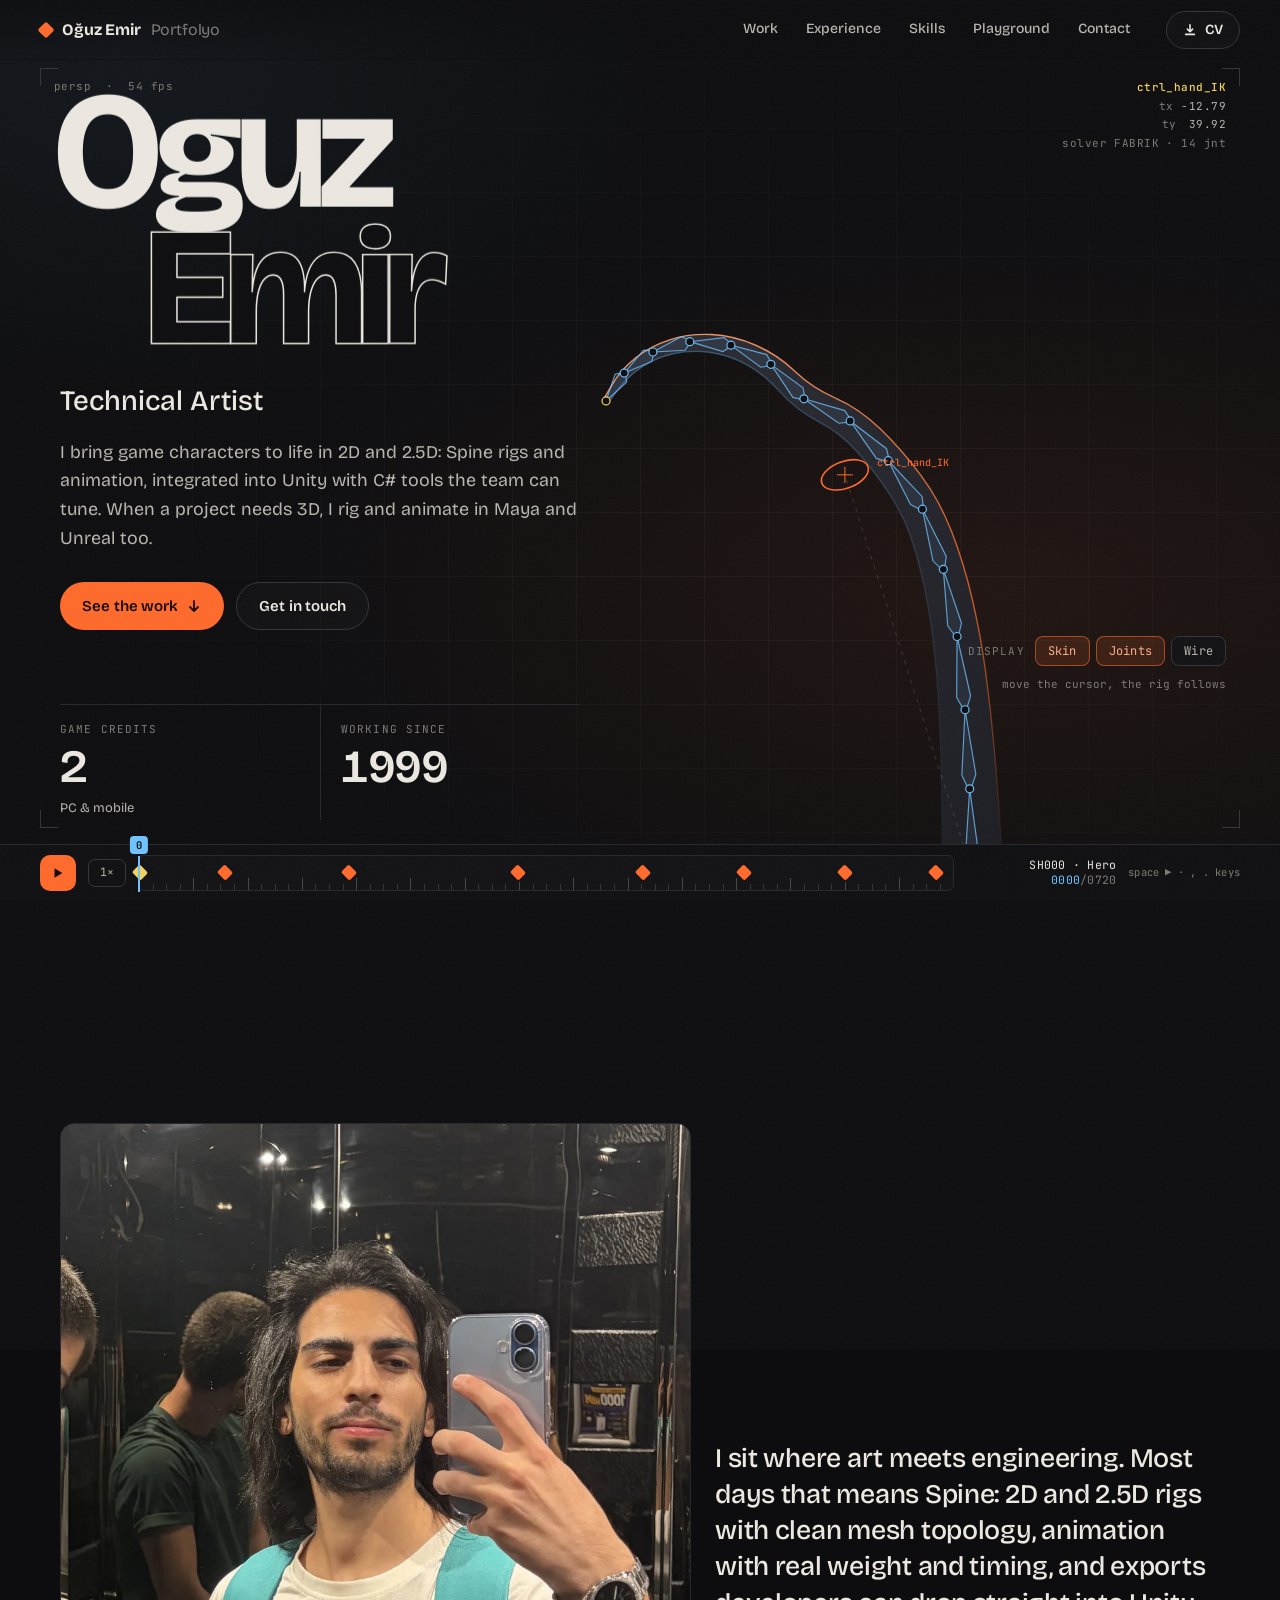
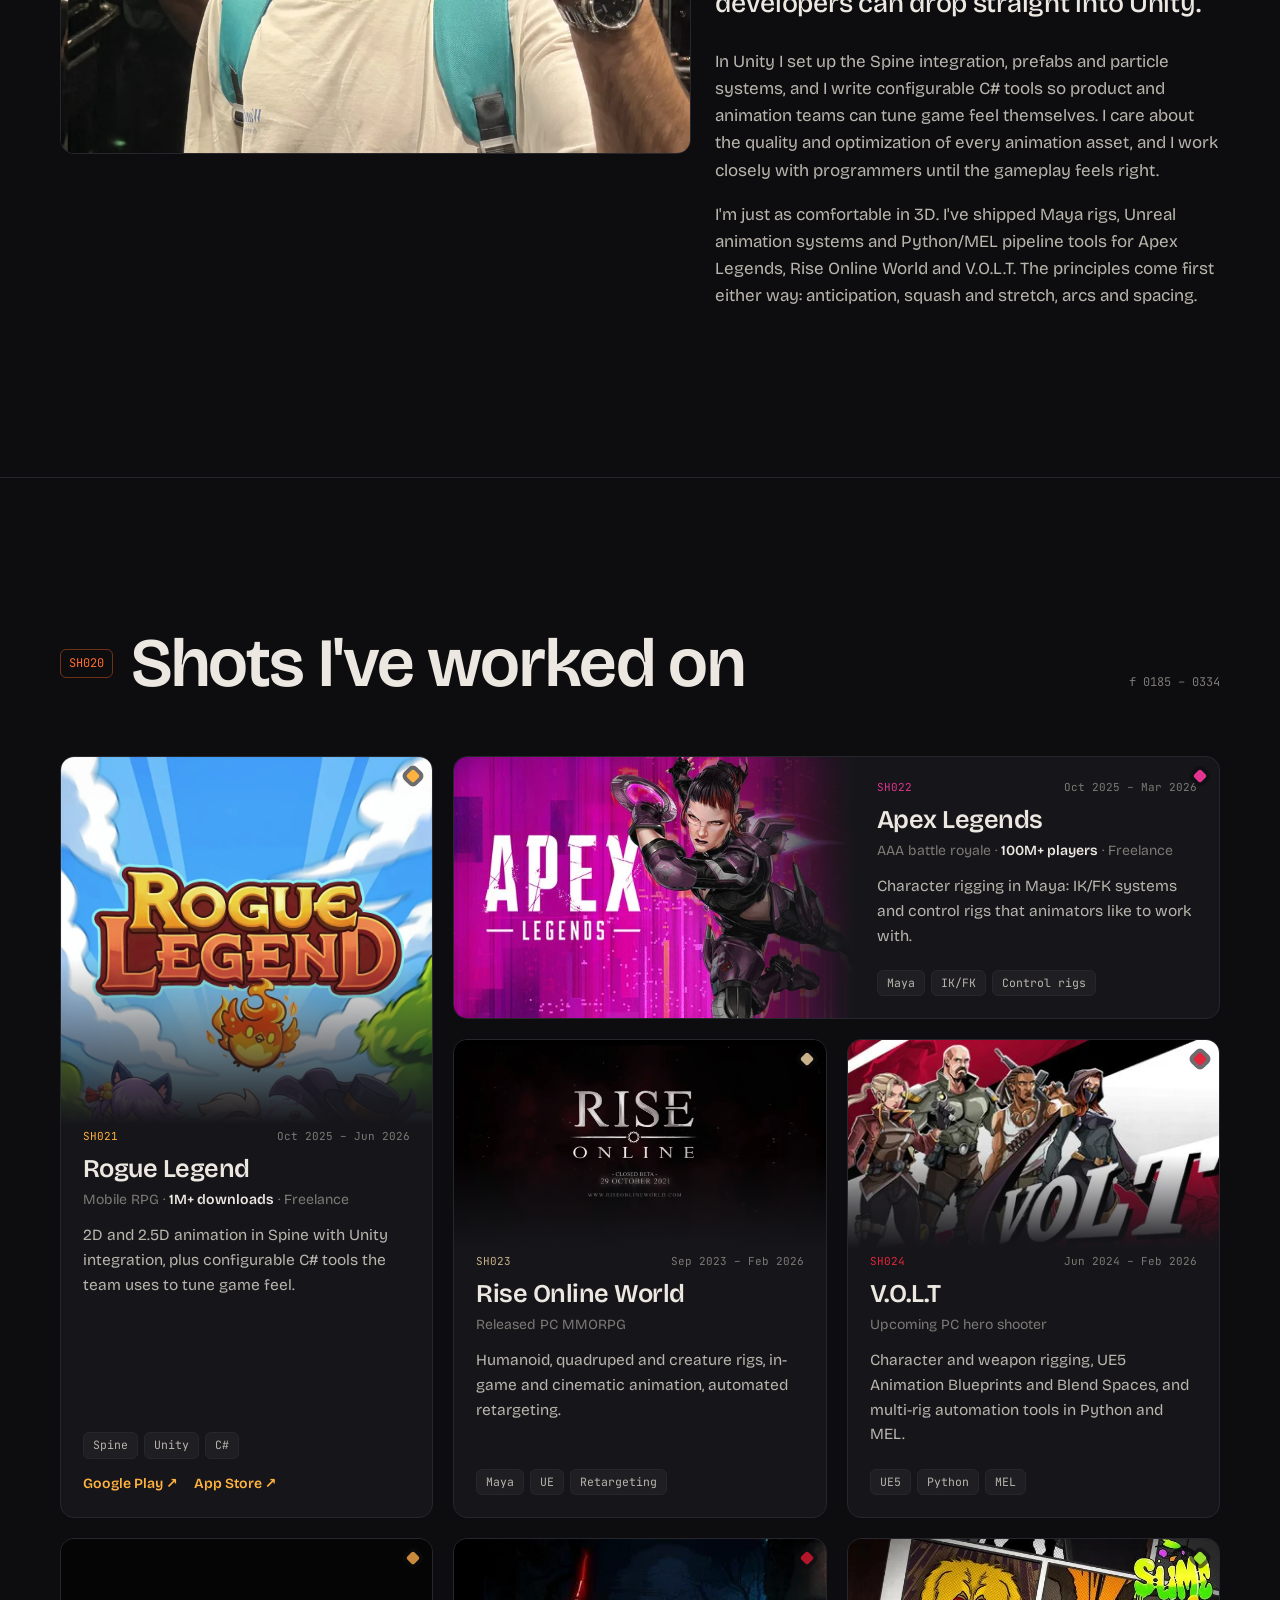
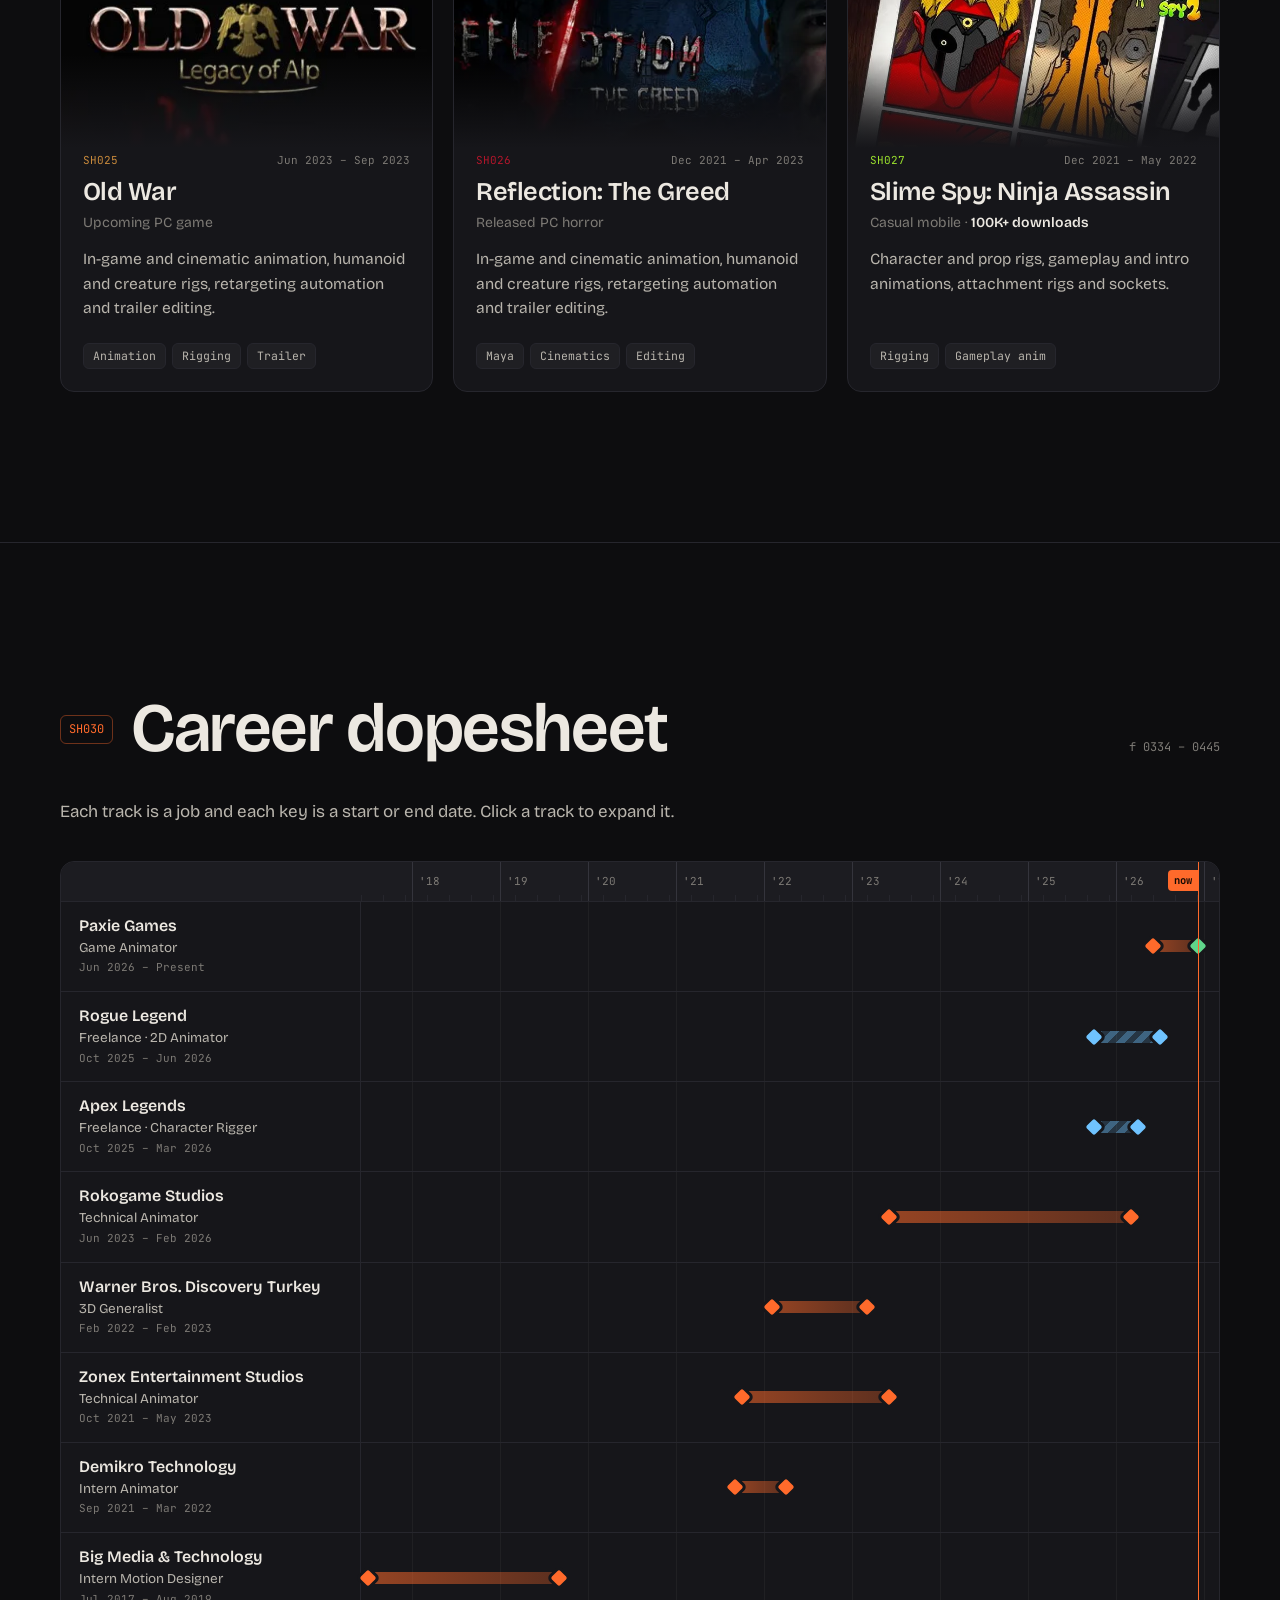
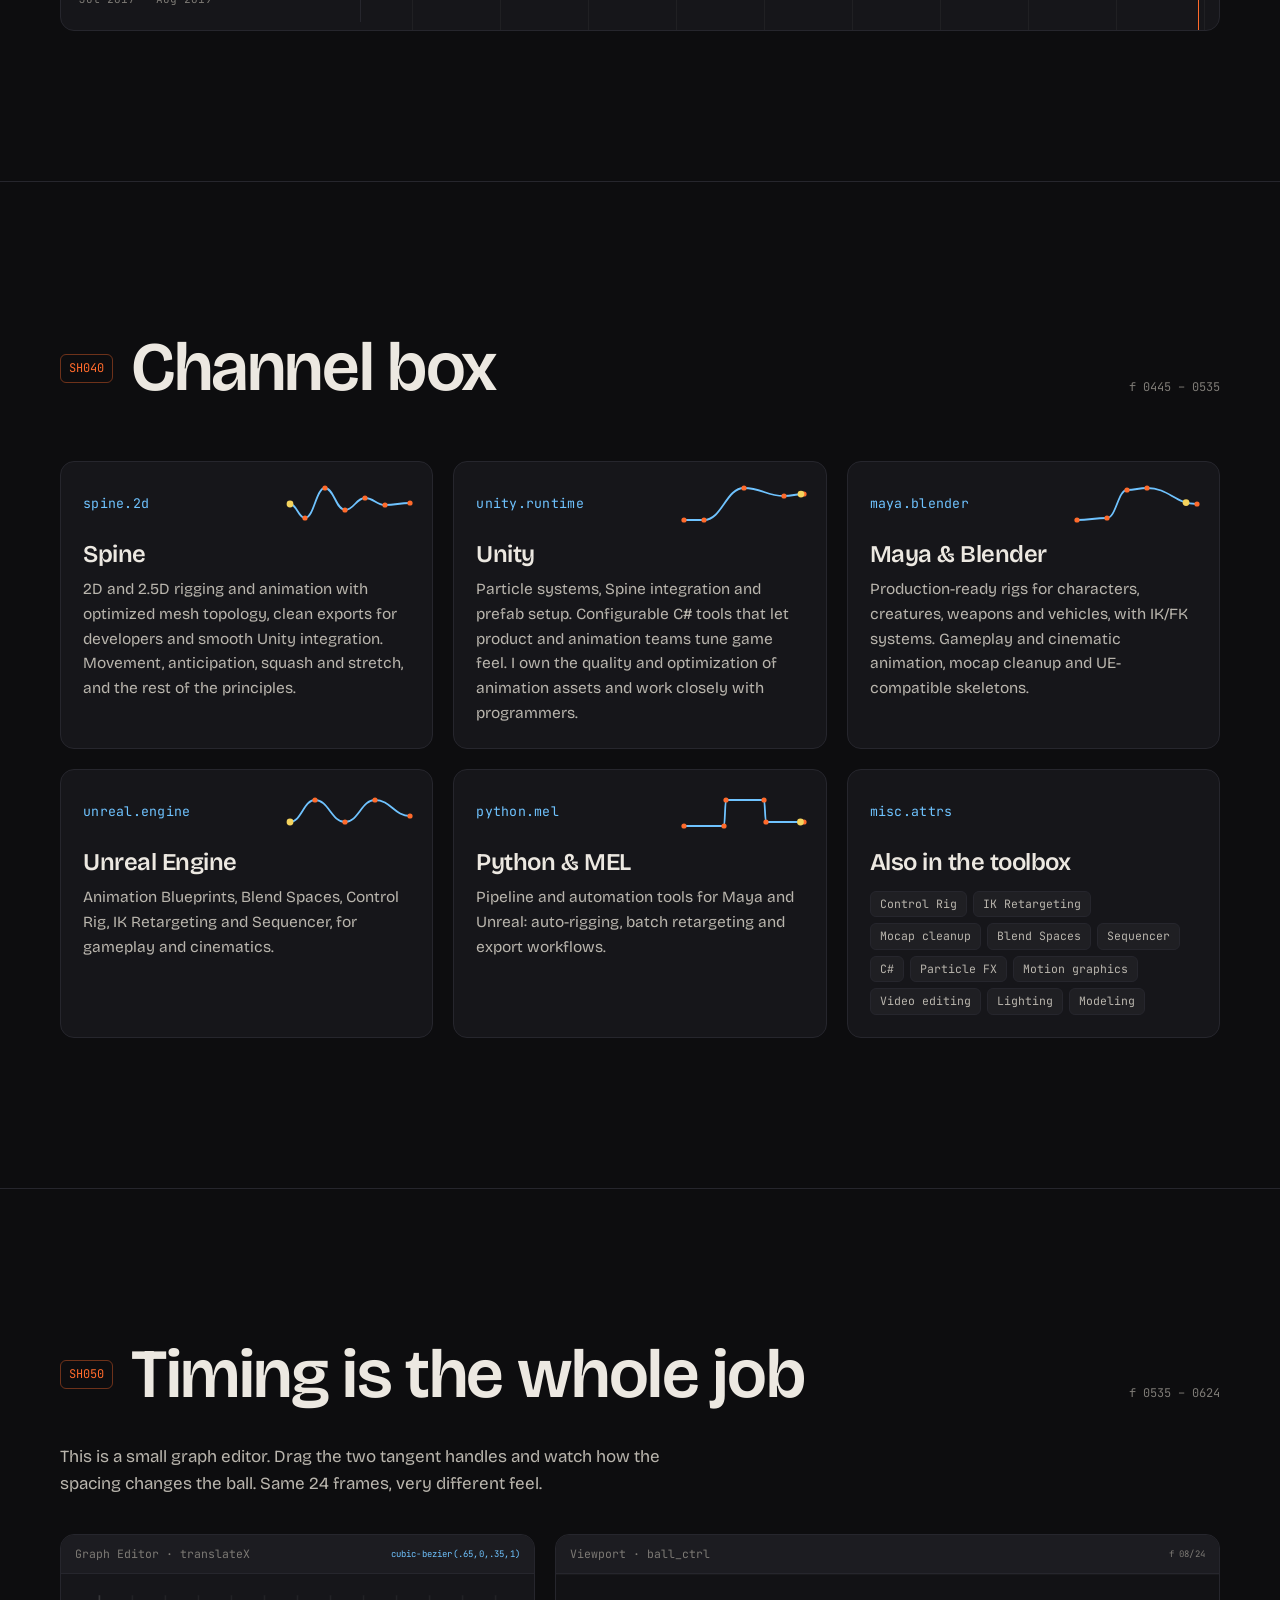
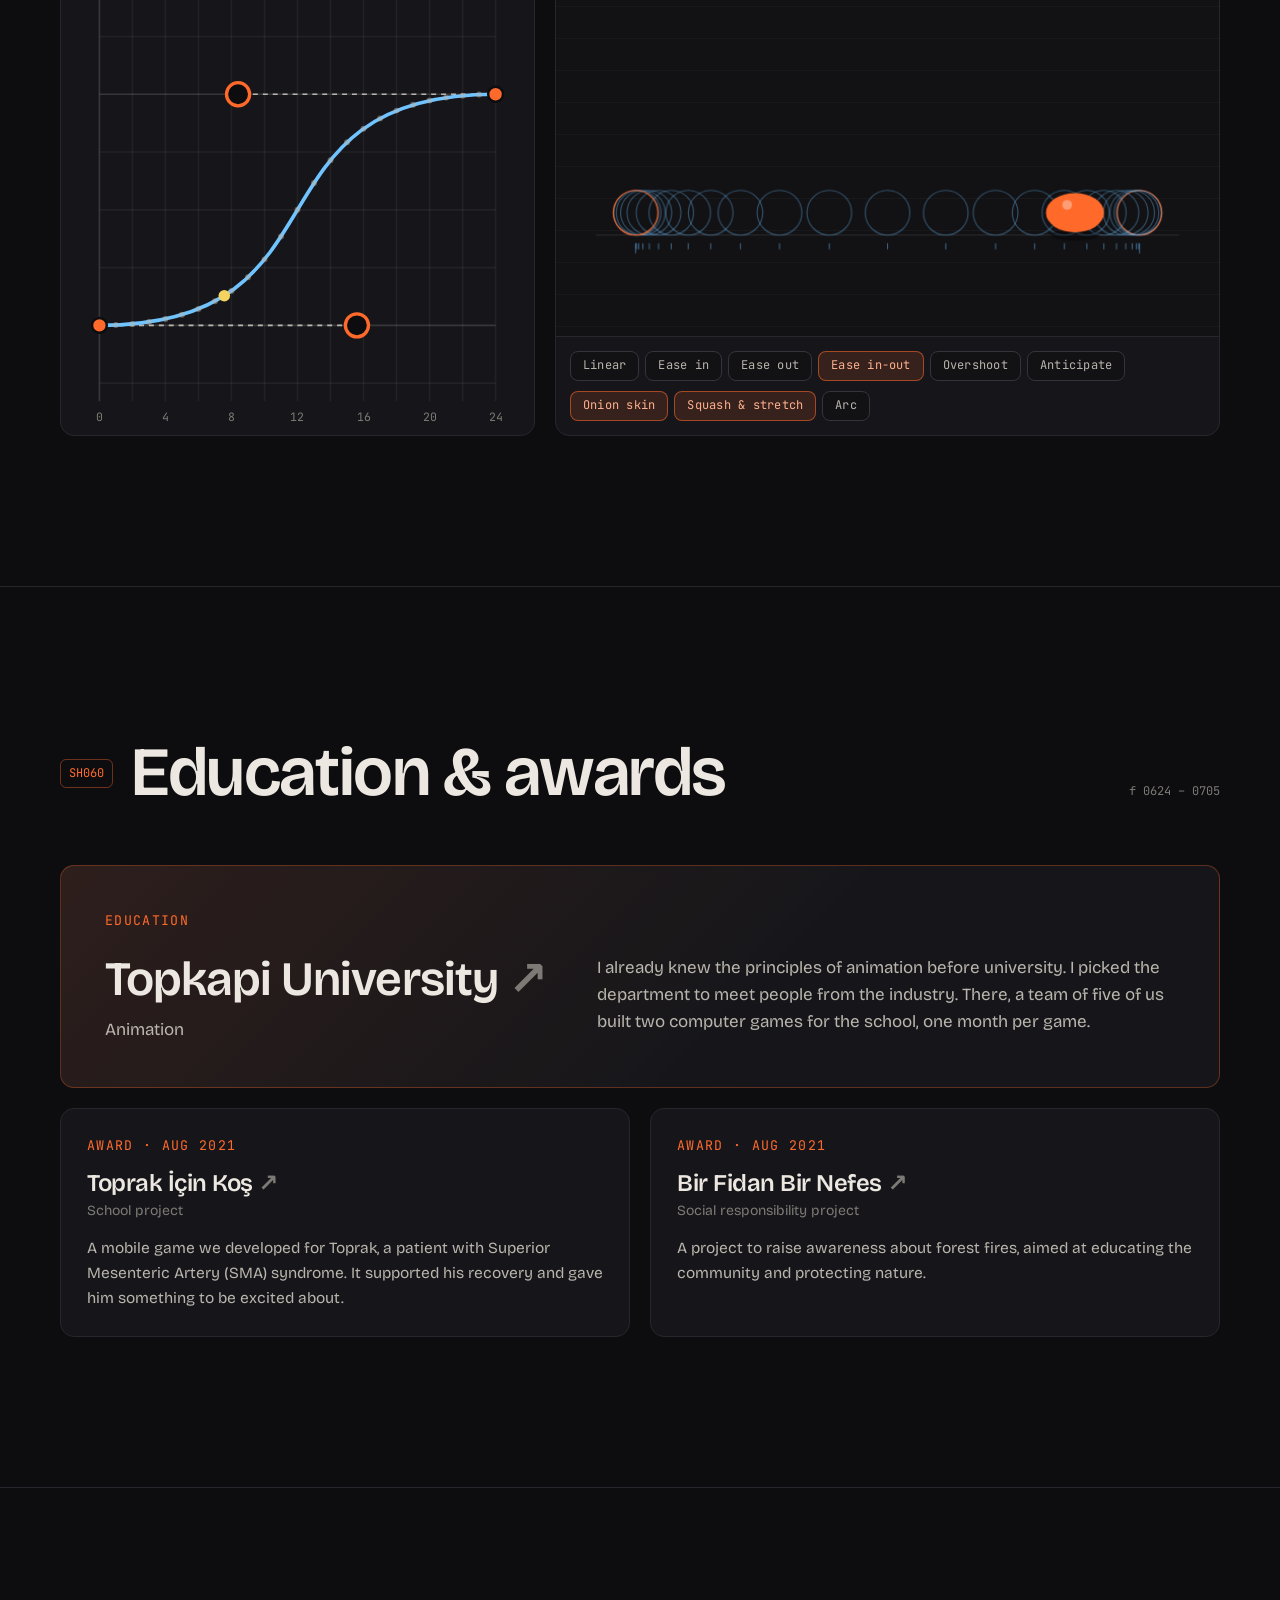
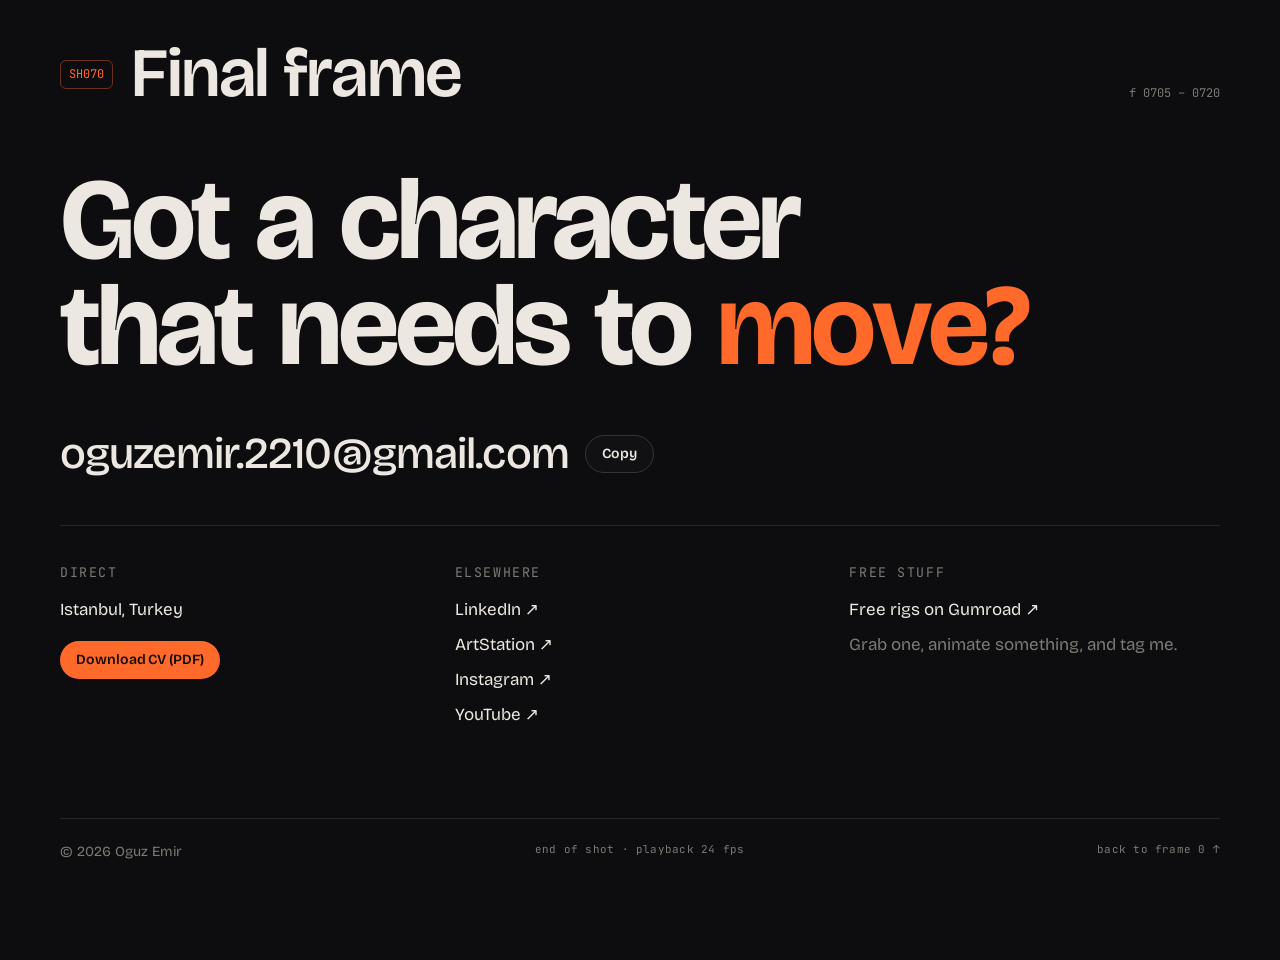
<file: index.html>
<!doctype html>
<html lang="en">
<head>
  <meta charset="utf-8">
  <meta name="viewport" content="width=device-width, initial-scale=1, viewport-fit=cover">
  <title>Oğuz Emir · Technical Artist</title>
  <meta name="description" content="Oğuz Emir is a Technical Artist in Istanbul. 2D and 2.5D Spine animation and rigging, Unity integration and C# tools, plus 3D rigging in Maya and Unreal, for games like Rogue Legend, Apex Legends and Rise Online World.">
  <meta name="theme-color" content="#0d0d0f">
  <meta property="og:type" content="website">
  <meta property="og:title" content="Oğuz Emir · Technical Artist">
  <meta property="og:description" content="Spine, Unity and 3D rigging for games. Istanbul.">
  <meta property="og:image" content="img/web/profile.webp">
  <link rel="icon" href="data:image/svg+xml,%3Csvg xmlns='http://www.w3.org/2000/svg' viewBox='0 0 32 32'%3E%3Crect width='32' height='32' rx='7' fill='%230d0d0f'/%3E%3Cpath d='M16 5l11 11-11 11L5 16z' fill='%23ff6a2b'/%3E%3C/svg%3E">
  <link rel="preconnect" href="https://fonts.googleapis.com">
  <link rel="preconnect" href="https://fonts.gstatic.com" crossorigin>
  <link href="https://fonts.googleapis.com/css2?family=Bricolage+Grotesque:opsz,wght@12..96,300..800&family=JetBrains+Mono:wght@400;500;700&display=swap" rel="stylesheet">
  <link rel="stylesheet" href="css/style.css?v=4.4">
  <script type="application/ld+json">
  {"@context":"https://schema.org","@type":"Person","name":"Oguz Emir","jobTitle":"Technical Artist","email":"mailto:oguzemir.2210@gmail.com","address":{"@type":"PostalAddress","addressLocality":"Istanbul","addressCountry":"TR"},"url":"https://oguzemir.github.io/","sameAs":["https://www.linkedin.com/in/oguzxemir/","https://www.artstation.com/oguzemir","https://www.instagram.com/physicsanim"]}
  </script>
</head>
<body>
  <a class="skip" href="#work">Skip to work</a>

  <!-- ░░ LOADER ░░ -->
  <div class="loader" id="loader" aria-hidden="true">
    <div class="loader__inner">
      <span class="loader__label">baking keys</span>
      <span class="loader__frame" id="loaderFrame">0000</span>
      <span class="loader__bar"><i id="loaderBar"></i></span>
    </div>
  </div>

  <!-- ░░ TOP BAR ░░ -->
  <header class="top" id="top">
    <a class="brand" href="#hero" aria-label="Oguz Emir, back to top">
      <span class="brand__key" aria-hidden="true"></span>
      <span class="brand__name">Oğuz Emir</span><span class="brand__ext">Portfolyo</span>
    </a>
    <nav class="nav" id="nav" aria-label="Sections">
      <a href="#work">Work</a>
      <a href="#dopesheet">Experience</a>
      <a href="#skills">Skills</a>
      <a href="#playground">Playground</a>
      <a href="#contact">Contact</a>
    </nav>
    <a class="btn btn--ghost btn--sm top__cv" href="cv/Oguz_EMIR_Resume.pdf" target="_blank" rel="noopener">
      <svg viewBox="0 0 16 16" aria-hidden="true"><path d="M8 2v8m0 0l-3-3m3 3l3-3M3 13h10" /></svg>
      CV
    </a>
    <button class="menu-btn" id="menuBtn" aria-label="Open menu" aria-expanded="false" aria-controls="nav"><span></span><span></span></button>
  </header>

  <main>
    <!-- ░░ SH000 HERO ░░ -->
    <section class="hero" id="hero" data-key="Hero" data-shot="SH000">
      <canvas class="hero__rig" id="rig" aria-hidden="true"></canvas>

      <div class="viewport-hud" aria-hidden="true">
        <span class="hud-corner hud-corner--tl"></span><span class="hud-corner hud-corner--tr"></span>
        <span class="hud-corner hud-corner--bl"></span><span class="hud-corner hud-corner--br"></span>
        <div class="hud hud--tl">persp&nbsp;&nbsp;·&nbsp;&nbsp;<span id="hudFps">60</span> fps</div>
        <div class="hud hud--readout">
          <div><b>ctrl_hand_IK</b></div>
          <div>tx <span id="hudTx">0.00</span></div>
          <div>ty <span id="hudTy">0.00</span></div>
          <div>solver FABRIK · 14 jnt</div>
        </div>
      </div>

      <div class="hero__content wrap">
        <h1 class="hero__title" aria-label="Oguz Emir">
          <span class="line" data-spring>Oguz</span>
          <span class="line line--outline" data-spring>Emir</span>
        </h1>
        <p class="hero__role reveal">Technical Artist</p>
        <p class="hero__lede reveal">I bring game characters to life in 2D and 2.5D: Spine rigs and animation, integrated into Unity with C# tools the team can tune. When a project needs 3D, I rig and animate in Maya and Unreal too.</p>
        <div class="hero__cta reveal">
          <a class="btn btn--key" href="#work">See the work <svg viewBox="0 0 16 16" aria-hidden="true"><path d="M8 3v10m0 0l-4-4m4 4l4-4"/></svg></a>
          <a class="btn btn--ghost" href="#contact">Get in touch</a>
        </div>
      </div>

      <div class="rig-tools reveal" role="group" aria-label="Rig display layers">
        <span class="rig-tools__label">display</span>
        <button class="chip is-on" data-layer="skin" aria-pressed="true">Skin</button>
        <button class="chip is-on" data-layer="joints" aria-pressed="true">Joints</button>
        <button class="chip" data-layer="wire" aria-pressed="false">Wire</button>
        <span class="rig-tools__hint">move the cursor, the rig follows</span>
      </div>

      <dl class="stats wrap">
        <div class="stat reveal"><dt>game credits</dt><dd><span data-count="7">0</span></dd><small>PC &amp; mobile</small></div>
        <div class="stat reveal"><dt>working since</dt><dd><span data-count="2017" data-from="1990">1990</span></dd></div>
      </dl>
    </section>

    <!-- ░░ SH010 ABOUT ░░ -->
    <section class="section about" id="about" data-key="About" data-shot="SH010">
      <div class="wrap">
        <header class="sec-head reveal">
          <span class="sec-head__shot">SH010</span>
          <h2>The character sheet</h2>
          <span class="sec-head__range" data-range></span>
        </header>

        <div class="about__grid">
          <figure class="portrait reveal">
            <div class="portrait__frame">
              <img src="img/web/profile.webp" alt="Portrait of Oguz Emir" width="1000" height="1000" loading="lazy">
              
            </div>
          </figure>

          <div class="panel outliner reveal">
            <div class="panel__bar"><span>Outliner</span><span class="panel__dots"><i></i><i></i><i></i></span></div>
            <ul class="tree">
              <li><span class="t-ico t-ico--grp"></span>root</li>
              <li class="d1"><span class="t-ico t-ico--jnt"></span>oguz_emir<span class="t-note">selected</span></li>
              <li class="d2"><span class="t-ico t-ico--ctl"></span>role<span class="t-val">Technical Artist</span></li>
              <li class="d2"><span class="t-ico t-ico--ctl"></span>focus<span class="t-val">Spine · Unity · 2D/2.5D</span></li>
              <li class="d2"><span class="t-ico t-ico--ctl"></span>based_in<span class="t-val">Istanbul, TR</span></li>
              <li class="d2"><span class="t-ico t-ico--ctl"></span>currently<span class="t-val">Paxie Games</span></li>
              <li class="d2"><span class="t-ico t-ico--ctl"></span>studied<span class="t-val">Animation, Topkapi Uni.</span></li>
                          </ul>
          </div>

          <div class="about__text reveal">
            <p class="big">I sit where art meets engineering. Most days that means Spine: 2D and 2.5D rigs with clean mesh topology, animation with real weight and timing, and exports developers can drop straight into Unity.</p>
            <p>In Unity I set up the Spine integration, prefabs and particle systems, and I write configurable C# tools so product and animation teams can tune game feel themselves. I care about the quality and optimization of every animation asset, and I work closely with programmers until the gameplay feels right.</p>
            <p>I'm just as comfortable in 3D. I've shipped Maya rigs, Unreal animation systems and Python/MEL pipeline tools for Apex Legends, Rise Online World and V.O.L.T. The principles come first either way: anticipation, squash and stretch, arcs and spacing.</p>
          </div>
        </div>
      </div>
    </section>

    <!-- ░░ SH020 WORK ░░ -->
    <section class="section work" id="work" data-key="Work" data-shot="SH020">
      <div class="wrap">
        <header class="sec-head reveal">
          <span class="sec-head__shot">SH020</span>
          <h2>Shots I've worked on</h2>
          <span class="sec-head__range" data-range></span>
        </header>

        <div class="shots">
          <article class="shot shot--tall reveal" style="--accent:#ffb23f">
            <a class="shot__link" href="https://play.google.com/store/apps/details?id=com.pockethaven.roguelegend" target="_blank" rel="noopener" aria-label="Rogue Legend on Google Play"></a>
            <div class="shot__media"><img src="img/web/rogue-legend.webp" alt="Rogue Legend key art" loading="lazy" style="object-position:50% 0%"></div>
            <div class="shot__body">
              <div class="shot__meta"><span>SH021</span><span>Oct 2025 – Jun 2026</span></div>
              <h3>Rogue Legend</h3>
              <p class="shot__kind">Mobile RPG · <b>1M+ downloads</b> · Freelance</p>
              <p>2D and 2.5D animation in Spine with Unity integration, plus configurable C# tools the team uses to tune game feel.</p>
              <ul class="tags"><li>Spine</li><li>Unity</li><li>C#</li></ul>
              <div class="shot__stores">
                <a href="https://play.google.com/store/apps/details?id=com.pockethaven.roguelegend" target="_blank" rel="noopener">Google Play ↗</a>
                <a href="https://apps.apple.com/tr/app/rogue-legend-roguelike-rpg/id6754965520" target="_blank" rel="noopener">App Store ↗</a>
              </div>
            </div>
          </article>

          <article class="shot shot--wide reveal" style="--accent:#e0348f">
            <a class="shot__link" href="https://store.steampowered.com/app/1172470/Apex_Legends/" target="_blank" rel="noopener" aria-label="Apex Legends on Steam"></a>
            <div class="shot__media"><img src="img/web/apex-legends.webp" alt="Apex Legends key art" loading="lazy" style="object-position:60% 30%"></div>
            <div class="shot__body">
              <div class="shot__meta"><span>SH022</span><span>Oct 2025 – Mar 2026</span></div>
              <h3>Apex Legends</h3>
              <p class="shot__kind">AAA battle royale · <b>100M+ players</b> · Freelance</p>
              <p>Character rigging in Maya: IK/FK systems and control rigs that animators like to work with.</p>
              <ul class="tags"><li>Maya</li><li>IK/FK</li><li>Control rigs</li></ul>
            </div>
          </article>

          <article class="shot reveal" style="--accent:#c9b28a">
            <a class="shot__link" href="https://riseonlineworld.com/" target="_blank" rel="noopener" aria-label="Rise Online World website"></a>
            <div class="shot__media"><img src="img/web/rise-online.webp" alt="Rise Online World logo" loading="lazy"></div>
            <div class="shot__body">
              <div class="shot__meta"><span>SH023</span><span>Sep 2023 – Feb 2026</span></div>
              <h3>Rise Online World</h3>
              <p class="shot__kind">Released PC MMORPG</p>
              <p>Humanoid, quadruped and creature rigs, in-game and cinematic animation, automated retargeting.</p>
              <ul class="tags"><li>Maya</li><li>UE</li><li>Retargeting</li></ul>
            </div>
          </article>

          <article class="shot reveal" style="--accent:#e2263b">
            <a class="shot__link" href="https://store.steampowered.com/app/3413390/VOLT/" target="_blank" rel="noopener" aria-label="V.O.L.T on Steam"></a>
            <div class="shot__media"><img src="img/web/volt.webp" alt="V.O.L.T key art" loading="lazy"></div>
            <div class="shot__body">
              <div class="shot__meta"><span>SH024</span><span>Jun 2024 – Feb 2026</span></div>
              <h3>V.O.L.T</h3>
              <p class="shot__kind">Upcoming PC hero shooter</p>
              <p>Character and weapon rigging, UE5 Animation Blueprints and Blend Spaces, and multi-rig automation tools in Python and MEL.</p>
              <ul class="tags"><li>UE5</li><li>Python</li><li>MEL</li></ul>
            </div>
          </article>

          <article class="shot reveal" style="--accent:#c98a3c">
            <a class="shot__link" href="https://store.steampowered.com/app/4839400/Old_War_Demo/" target="_blank" rel="noopener" aria-label="Old War on Steam"></a>
            <div class="shot__media"><img src="img/web/old-war.webp" alt="Old War: Legacy of Alp logo" loading="lazy"></div>
            <div class="shot__body">
              <div class="shot__meta"><span>SH025</span><span>Jun 2023 – Sep 2023</span></div>
              <h3>Old War</h3>
              <p class="shot__kind">Upcoming PC game</p>
              <p>In-game and cinematic animation, humanoid and creature rigs, retargeting automation and trailer editing.</p>
              <ul class="tags"><li>Animation</li><li>Rigging</li><li>Trailer</li></ul>
            </div>
          </article>

          <article class="shot reveal" style="--accent:#b3162b">
            <a class="shot__link" href="https://store.steampowered.com/app/2067260/Reflection_The_Greed/" target="_blank" rel="noopener" aria-label="Reflection: The Greed on Steam"></a>
            <div class="shot__media"><img src="img/web/reflection.webp" alt="Reflection: The Greed key art" loading="lazy"></div>
            <div class="shot__body">
              <div class="shot__meta"><span>SH026</span><span>Dec 2021 – Apr 2023</span></div>
              <h3>Reflection: The Greed</h3>
              <p class="shot__kind">Released PC horror</p>
              <p>In-game and cinematic animation, humanoid and creature rigs, retargeting automation and trailer editing.</p>
              <ul class="tags"><li>Maya</li><li>Cinematics</li><li>Editing</li></ul>
            </div>
          </article>

          <article class="shot reveal" style="--accent:#9be22d">
            <a class="shot__link" href="https://www.youtube.com/watch?v=9QSz9F0Pop0" target="_blank" rel="noopener" aria-label="Slime Spy trailer on YouTube"></a>
            <div class="shot__media"><img src="img/web/slime-spy.webp" alt="Slime Spy: Ninja Assassin comic-style art" loading="lazy"></div>
            <div class="shot__body">
              <div class="shot__meta"><span>SH027</span><span>Dec 2021 – May 2022</span></div>
              <h3>Slime Spy: Ninja Assassin</h3>
              <p class="shot__kind">Casual mobile · <b>100K+ downloads</b></p>
              <p>Character and prop rigs, gameplay and intro animations, attachment rigs and sockets.</p>
              <ul class="tags"><li>Rigging</li><li>Gameplay anim</li></ul>
            </div>
          </article>
        </div>
      </div>
    </section>

    <!-- ░░ SH030 DOPESHEET ░░ -->
    <section class="section dope" id="dopesheet" data-key="Experience" data-shot="SH030">
      <div class="wrap">
        <header class="sec-head reveal">
          <span class="sec-head__shot">SH030</span>
          <h2>Career dopesheet</h2>
          <span class="sec-head__range" data-range></span>
        </header>
        <p class="sec-lede reveal">Each track is a job and each key is a start or end date. Click a track to expand it.</p>

        <div class="sheet reveal" id="sheet" data-from="2017-06" data-to="2026-12">
          <div class="sheet__ruler" id="sheetRuler" aria-hidden="true"></div>
          <div class="sheet__now" id="sheetNow" aria-hidden="true"><span>now</span></div>

          <div class="track" data-start="2026-06" data-end="now">
            <button class="track__head" aria-expanded="false">
              <span class="track__co">Paxie Games</span><span class="track__role">Game Animator</span>
              <span class="track__date">Jun 2026 – Present</span>
            </button>
            <div class="track__lane"><span class="track__bar"></span></div>
            <div class="track__body"><p>Fluid, responsive animation in Unity and Spine. I own the quality and optimization of animation assets, keep iterating so everything stays consistent with the game, and work closely with programmers on the feel of gameplay. When an animation problem needs a creative art fix, that's usually my job.</p><span class="track__loc">Istanbul, Turkey</span></div>
          </div>

          <div class="track track--free" data-start="2025-10" data-end="2026-06">
            <button class="track__head" aria-expanded="false">
              <span class="track__co">Rogue Legend</span><span class="track__role">Freelance · 2D Animator</span>
              <span class="track__date">Oct 2025 – Jun 2026</span>
            </button>
            <div class="track__lane"><span class="track__bar"></span></div>
            <div class="track__body"><p>2D and 2.5D animation in Spine for a mobile RPG with 1M+ downloads, plus the Unity integration and configurable C# tools the team uses to tune game feel.</p><span class="track__loc">Remote</span></div>
          </div>

          <div class="track track--free" data-start="2025-10" data-end="2026-03">
            <button class="track__head" aria-expanded="false">
              <span class="track__co">Apex Legends</span><span class="track__role">Freelance · Character Rigger</span>
              <span class="track__date">Oct 2025 – Mar 2026</span>
            </button>
            <div class="track__lane"><span class="track__bar"></span></div>
            <div class="track__body"><p>Character rigging in Maya for a 100M+ player battle royale: IK/FK systems and control rigs built for animators.</p><span class="track__loc">Remote</span></div>
          </div>

          <div class="track" data-start="2023-06" data-end="2026-02">
            <button class="track__head" aria-expanded="false">
              <span class="track__co">Rokogame Studios</span><span class="track__role">Technical Animator</span>
              <span class="track__date">Jun 2023 – Feb 2026</span>
            </button>
            <div class="track__lane"><span class="track__bar"></span></div>
            <div class="track__body"><p>Technical Animator on an upcoming FPS hero shooter (V.O.L.T) and on Rise Online World. 3D character animation, complex character, weapon and skill rigs, and scripting in Autodesk Maya (Python &amp; MEL) and Unreal Engine.</p><span class="track__loc">Istanbul, Turkey</span></div>
          </div>

          <div class="track" data-start="2022-02" data-end="2023-02">
            <button class="track__head" aria-expanded="false">
              <span class="track__co">Warner Bros. Discovery Turkey</span><span class="track__role">3D Generalist</span>
              <span class="track__date">Feb 2022 – Feb 2023</span>
            </button>
            <div class="track__lane"><span class="track__bar"></span></div>
            <div class="track__body"><p>Handled animation, environment design, modeling, lighting and visual effects in Blender for a documentary project that was later cancelled.</p><span class="track__loc">Istanbul, Turkey</span></div>
          </div>

          <div class="track" data-start="2021-10" data-end="2023-05">
            <button class="track__head" aria-expanded="false">
              <span class="track__co">Zonex Entertainment Studios</span><span class="track__role">Technical Animator</span>
              <span class="track__date">Oct 2021 – May 2023</span>
            </button>
            <div class="track__lane"><span class="track__bar"></span></div>
            <div class="track__body"><p>3D animation, rigging and modeling for Reflection: The Greed, plus video editing and social media.</p><span class="track__loc">Istanbul, Turkey</span></div>
          </div>

          <div class="track" data-start="2021-09" data-end="2022-03">
            <button class="track__head" aria-expanded="false">
              <span class="track__co">Demikro Technology</span><span class="track__role">Intern Animator</span>
              <span class="track__date">Sep 2021 – Mar 2022</span>
            </button>
            <div class="track__lane"><span class="track__bar"></span></div>
            <div class="track__body"><p>University internship in 2D and 3D animation production. I animated in both pipelines and learned how a professional studio runs day to day.</p><span class="track__loc">Istanbul, Turkey</span></div>
          </div>

          <div class="track" data-start="2017-07" data-end="2019-08">
            <button class="track__head" aria-expanded="false">
              <span class="track__co">Big Media &amp; Technology</span><span class="track__role">Intern Motion Designer</span>
              <span class="track__date">Jul 2017 – Aug 2019</span>
            </button>
            <div class="track__lane"><span class="track__bar"></span></div>
            <div class="track__body"><p>Video editing, motion graphics and graphic design for LEVEL and CHIP magazines.</p><span class="track__loc">Istanbul, Turkey</span></div>
          </div>
        </div>
      </div>
    </section>

    <!-- ░░ SH040 SKILLS ░░ -->
    <section class="section skills" id="skills" data-key="Skills" data-shot="SH040">
      <div class="wrap">
        <header class="sec-head reveal">
          <span class="sec-head__shot">SH040</span>
          <h2>Channel box</h2>
          <span class="sec-head__range" data-range></span>
        </header>

        <div class="channels">
          <article class="channel reveal">
            <div class="channel__top"><span class="mono">spine.2d</span><svg class="curve" viewBox="0 0 120 40" data-curve="0,20 15,34 35,4 55,26 75,14 95,21 120,19"><path/></svg></div>
            <h3>Spine</h3>
            <p>2D and 2.5D rigging and animation with optimized mesh topology, clean exports for developers and smooth Unity integration. Movement, anticipation, squash and stretch, and the rest of the principles.</p>
          </article>
          <article class="channel reveal">
            <div class="channel__top"><span class="mono">unity.runtime</span><svg class="curve" viewBox="0 0 120 40" data-curve="0,36 20,36 60,4 100,12 120,10"><path/></svg></div>
            <h3>Unity</h3>
            <p>Particle systems, Spine integration and prefab setup. Configurable C# tools that let product and animation teams tune game feel. I own the quality and optimization of animation assets and work closely with programmers.</p>
          </article>
          <article class="channel reveal">
            <div class="channel__top"><span class="mono">maya.blender</span><svg class="curve" viewBox="0 0 120 40" data-curve="0,36 30,34 50,6 70,4 120,20"><path/></svg></div>
            <h3>Maya &amp; Blender</h3>
            <p>Production-ready rigs for characters, creatures, weapons and vehicles, with IK/FK systems. Gameplay and cinematic animation, mocap cleanup and UE-compatible skeletons.</p>
          </article>
          <article class="channel reveal">
            <div class="channel__top"><span class="mono">unreal.engine</span><svg class="curve" viewBox="0 0 120 40" data-curve="0,30 25,8 55,30 85,8 120,24"><path/></svg></div>
            <h3>Unreal Engine</h3>
            <p>Animation Blueprints, Blend Spaces, Control Rig, IK Retargeting and Sequencer, for gameplay and cinematics.</p>
          </article>
          <article class="channel reveal">
            <div class="channel__top"><span class="mono">python.mel</span><svg class="curve" viewBox="0 0 120 40" data-curve="0,34 40,34 42,8 80,8 82,30 120,30"><path/></svg></div>
            <h3>Python &amp; MEL</h3>
            <p>Pipeline and automation tools for Maya and Unreal: auto-rigging, batch retargeting and export workflows.</p>
          </article>
          <article class="channel channel--list reveal">
            <div class="channel__top"><span class="mono">misc.attrs</span></div>
            <h3>Also in the toolbox</h3>
            <ul class="tags tags--loose">
              <li>Control Rig</li><li>IK Retargeting</li><li>Mocap cleanup</li><li>Blend Spaces</li><li>Sequencer</li><li>C#</li><li>Particle FX</li><li>Motion graphics</li><li>Video editing</li><li>Lighting</li><li>Modeling</li>
            </ul>
          </article>
        </div>
      </div>
    </section>

    <!-- ░░ SH050 PLAYGROUND ░░ -->
    <section class="section play" id="playground" data-key="Playground" data-shot="SH050">
      <div class="wrap">
        <header class="sec-head reveal">
          <span class="sec-head__shot">SH050</span>
          <h2>Timing is the whole job</h2>
          <span class="sec-head__range" data-range></span>
        </header>
        <p class="sec-lede reveal">This is a small graph editor. Drag the two tangent handles and watch how the spacing changes the ball. Same 24 frames, very different feel.</p>

        <div class="ge reveal">
          <div class="panel ge__graph">
            <div class="panel__bar"><span>Graph Editor · translateX</span><span class="mono ge__code" id="geCode">cubic-bezier(.65,0,.35,1)</span></div>
            <svg id="geSvg" viewBox="-12 -40 224 280" aria-label="Animation curve editor. Drag the orange handles.">
              <g class="ge-grid" id="geGrid"></g>
              <path class="ge-tan" id="geTan1"/><path class="ge-tan" id="geTan2"/>
              <path class="ge-curve" id="geCurve"/>
              <g id="geTicks"></g>
              <circle class="ge-key" cx="0" cy="200" r="4.5"/><circle class="ge-key" cx="200" cy="0" r="4.5"/>
              <circle class="ge-head" id="geHead" r="3.5"/>
              <circle class="ge-handle" id="geH1" r="7" tabindex="0" role="slider" aria-label="Out tangent"/>
              <circle class="ge-handle" id="geH2" r="7" tabindex="0" role="slider" aria-label="In tangent"/>
            </svg>
          </div>
          <div class="panel ge__stage">
            <div class="panel__bar"><span>Viewport · ball_ctrl</span><span class="mono">f <span id="geFrame">01</span>/24</span></div>
            <canvas id="geCanvas" aria-label="Ball animated with the curve"></canvas>
            <div class="ge__controls">
              <div class="seg" role="group" aria-label="Curve presets">
                <button class="chip" data-preset="0,0,1,1">Linear</button>
                <button class="chip" data-preset=".55,0,1,.45">Ease in</button>
                <button class="chip" data-preset="0,.55,.45,1">Ease out</button>
                <button class="chip is-on" data-preset=".65,0,.35,1">Ease in-out</button>
                <button class="chip" data-preset=".34,1.4,.64,1">Overshoot</button>
                <button class="chip" data-preset=".6,-.28,.735,.045">Anticipate</button>
              </div>
              <div class="seg" role="group" aria-label="Display options">
                <button class="chip is-on" data-opt="onion" aria-pressed="true">Onion skin</button>
                <button class="chip is-on" data-opt="squash" aria-pressed="true">Squash &amp; stretch</button>
                <button class="chip" data-opt="arc" aria-pressed="false">Arc</button>
              </div>
            </div>
          </div>
        </div>
      </div>
    </section>

    <!-- ░░ SH060 EDUCATION & AWARDS ░░ -->
    <section class="section extra" id="extra" data-key="Awards" data-shot="SH060">
      <div class="wrap">
        <header class="sec-head reveal">
          <span class="sec-head__shot">SH060</span>
          <h2>Education &amp; awards</h2>
          <span class="sec-head__range" data-range></span>
        </header>
        <div class="extra__grid">
          <a class="card card--edu reveal" href="https://www.topkapi.edu.tr/" target="_blank" rel="noopener">
            <span class="card__kicker mono">education</span>
            <h3>Topkapi University <span class="arrow">↗</span></h3>
            <p class="card__sub">Animation</p>
            <p>I already knew the principles of animation before university. I picked the department to meet people from the industry. There, a team of five of us built two computer games for the school, one month per game.</p>
          </a>
          <a class="card reveal" href="https://play.google.com/store/apps/details?id=com.Ayvansaray.TopragaUmutOl&hl=tr&gl=US" target="_blank" rel="noopener">
            <span class="card__kicker mono">award · aug 2021</span>
            <h3>Toprak İçin Koş <span class="arrow">↗</span></h3>
            <p class="card__sub">School project</p>
            <p>A mobile game we developed for Toprak, a patient with Superior Mesenteric Artery (SMA) syndrome. It supported his recovery and gave him something to be excited about.</p>
          </a>
          <a class="card reveal" href="https://play.google.com/store/apps/details?id=com.Ayvansarayniversitesi.BirFidanBirNefes" target="_blank" rel="noopener">
            <span class="card__kicker mono">award · aug 2021</span>
            <h3>Bir Fidan Bir Nefes <span class="arrow">↗</span></h3>
            <p class="card__sub">Social responsibility project</p>
            <p>A project to raise awareness about forest fires, aimed at educating the community and protecting nature.</p>
          </a>
        </div>
      </div>
    </section>

    <!-- ░░ SH070 CONTACT ░░ -->
    <section class="section contact" id="contact" data-key="Contact" data-shot="SH070">
      <div class="wrap">
        <header class="sec-head reveal">
          <span class="sec-head__shot">SH070</span>
          <h2>Final frame</h2>
          <span class="sec-head__range" data-range></span>
        </header>

        <h2 class="contact__title reveal">Got a character<br>that needs to <em data-spring>move?</em></h2>

        <div class="contact__mail reveal">
          <a href="mailto:oguzemir.2210@gmail.com" class="mail">oguzemir.2210@gmail.com</a>
          <button class="btn btn--ghost btn--sm" id="copyMail" data-copy="oguzemir.2210@gmail.com">Copy</button>
        </div>

        <div class="contact__grid">
          <div class="contact__col reveal">
            <span class="mono label">direct</span>
            <span>Istanbul, Turkey</span>
            <a class="btn btn--key btn--sm" href="cv/Oguz_EMIR_Resume.pdf" target="_blank" rel="noopener">Download CV (PDF)</a>
          </div>
          <div class="contact__col reveal">
            <span class="mono label">elsewhere</span>
            <a href="https://www.linkedin.com/in/oguzxemir/" target="_blank" rel="noopener">LinkedIn ↗</a>
            <a href="https://www.artstation.com/oguzemir" target="_blank" rel="noopener">ArtStation ↗</a>
            <a href="https://www.instagram.com/physicsanim" target="_blank" rel="noopener">Instagram ↗</a>
            <a href="https://www.youtube.com/c/Hexae/videos" target="_blank" rel="noopener">YouTube ↗</a>
          </div>
          <div class="contact__col reveal">
            <span class="mono label">free stuff</span>
            <a href="https://physicss.gumroad.com/" target="_blank" rel="noopener">Free rigs on Gumroad ↗</a>
            <span class="muted">Grab one, animate something, and tag me.</span>
          </div>
        </div>

        <footer class="foot">
          <span>© <span id="year">2026</span> Oguz Emir</span>
          <span class="mono">end of shot · playback 24 fps</span>
          <a href="#hero" class="mono">back to frame 0 ↑</a>
        </footer>
      </div>
    </section>
  </main>

  <!-- ░░ TIMELINE HUD ░░ -->
  <div class="timebar" id="timebar" role="region" aria-label="Page timeline">
    <button class="tb-play" id="tbPlay" aria-label="Play the page (Space)" title="Play / pause (Space)">
      <svg class="i-play" viewBox="0 0 16 16" aria-hidden="true"><path d="M4 2.5v11l9-5.5z"/></svg>
      <svg class="i-pause" viewBox="0 0 16 16" aria-hidden="true"><path d="M4 2.5h3v11H4zM9 2.5h3v11H9z"/></svg>
    </button>
    <button class="tb-speed mono" id="tbSpeed" aria-label="Playback speed" title="Playback speed">1×</button>
    <div class="tb-ruler" id="tbRuler" aria-label="Scrub the page" role="slider" aria-valuemin="0" aria-valuemax="100" aria-valuenow="0" tabindex="0">
      <div class="tb-ticks" id="tbTicks"></div>
      <div class="tb-keys" id="tbKeys"></div>
      <div class="tb-head" id="tbHead"><span class="tb-head__num mono" id="tbHeadNum">0</span></div>
    </div>
    <div class="tb-info mono">
      <span class="tb-shot" id="tbShot">SH000 · Hero</span>
      <span class="tb-frame"><span id="tbFrame">0000</span><span class="muted">/<span id="tbTotal">0720</span></span></span>
    </div>
    <span class="tb-hint mono" aria-hidden="true">space ▶ · , . keys</span>
  </div>

  <div class="toast" id="toast" role="status" aria-live="polite"></div>

  <script src="js/main.js?v=4.4" defer></script>
</body>
</html>
</file>
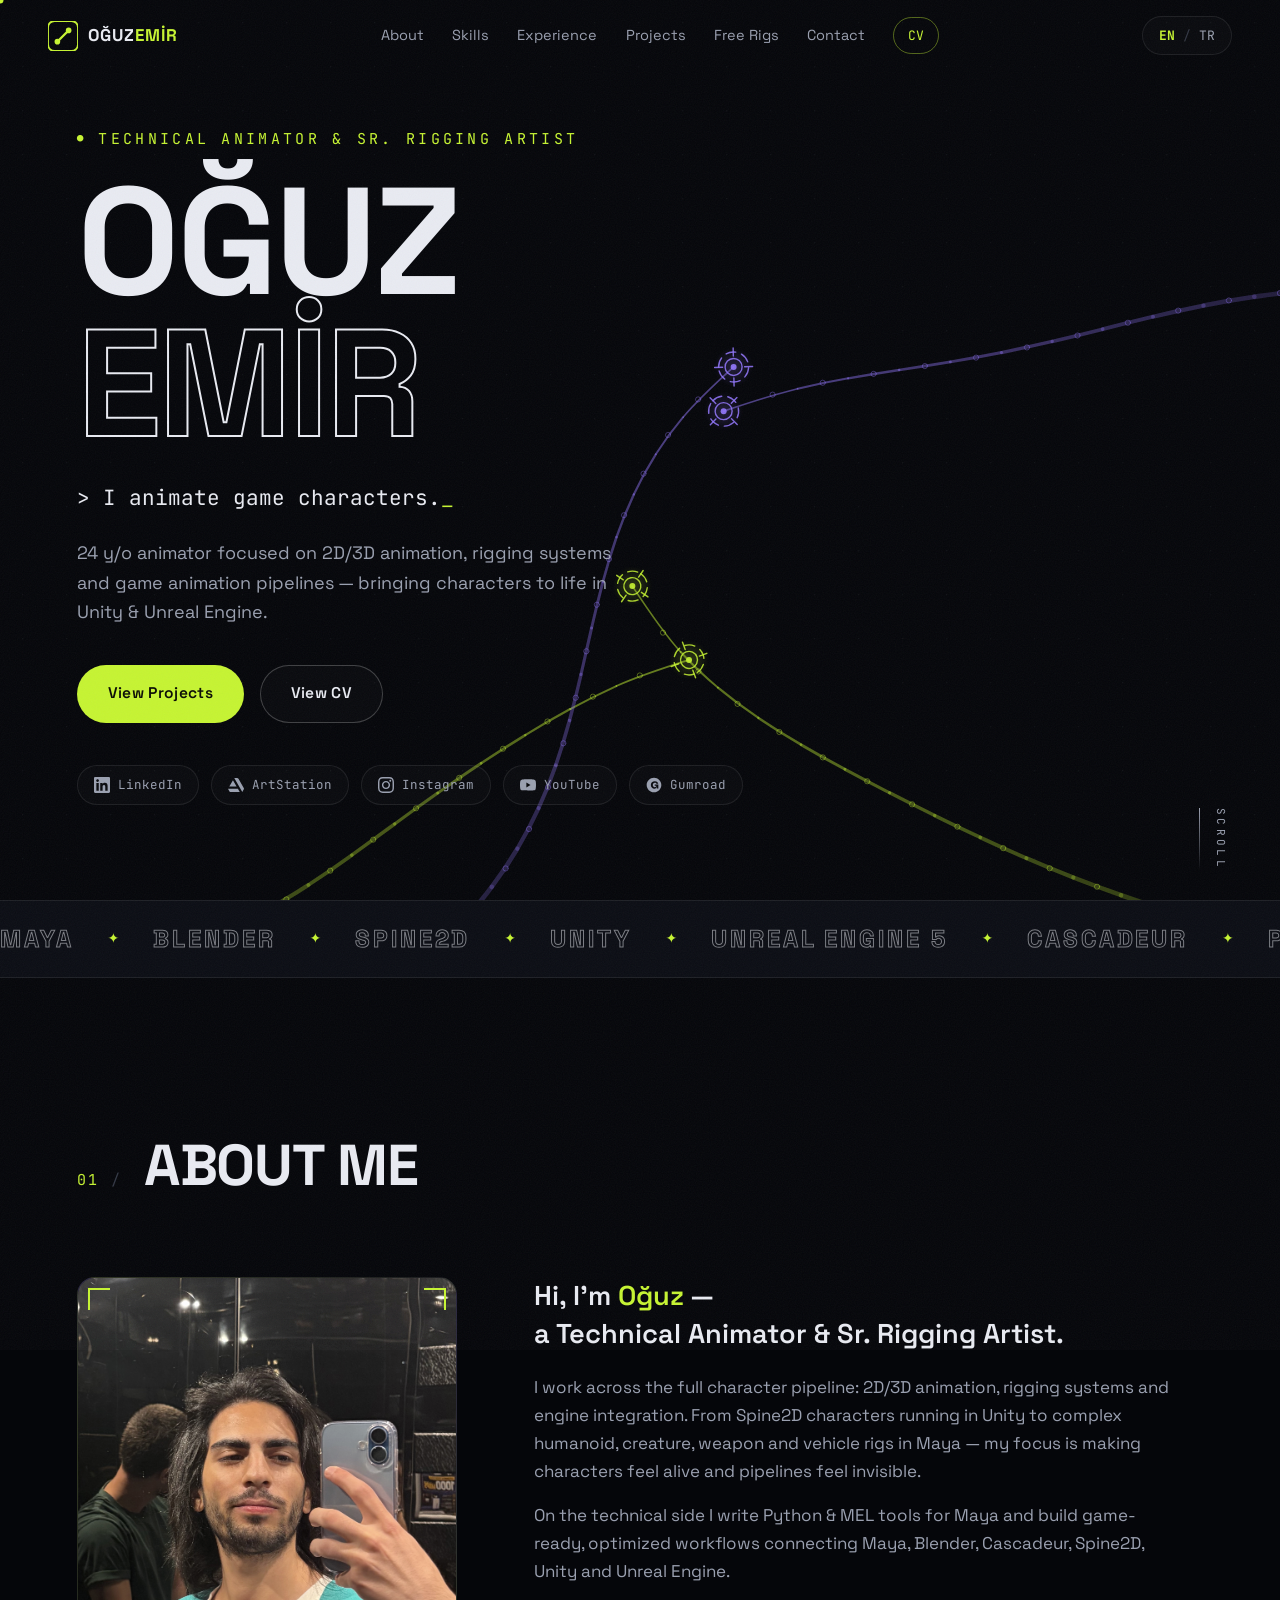
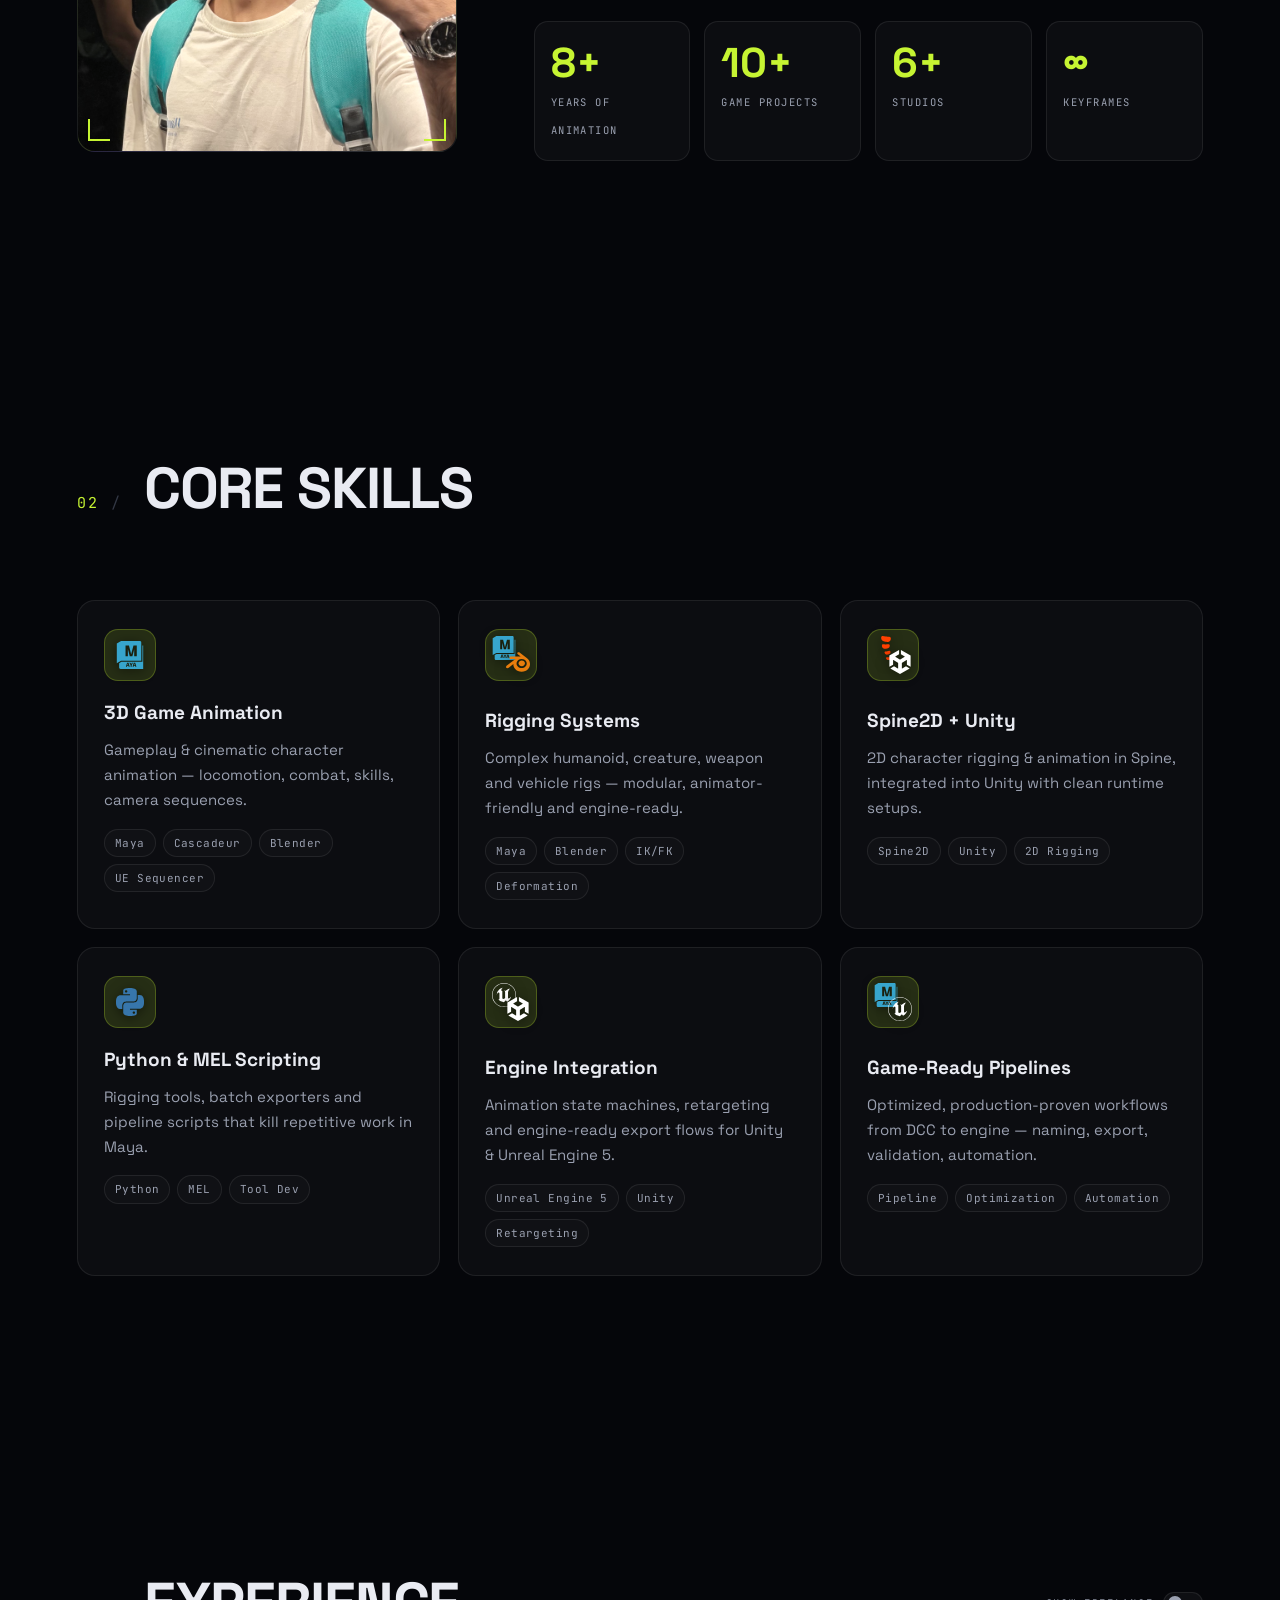
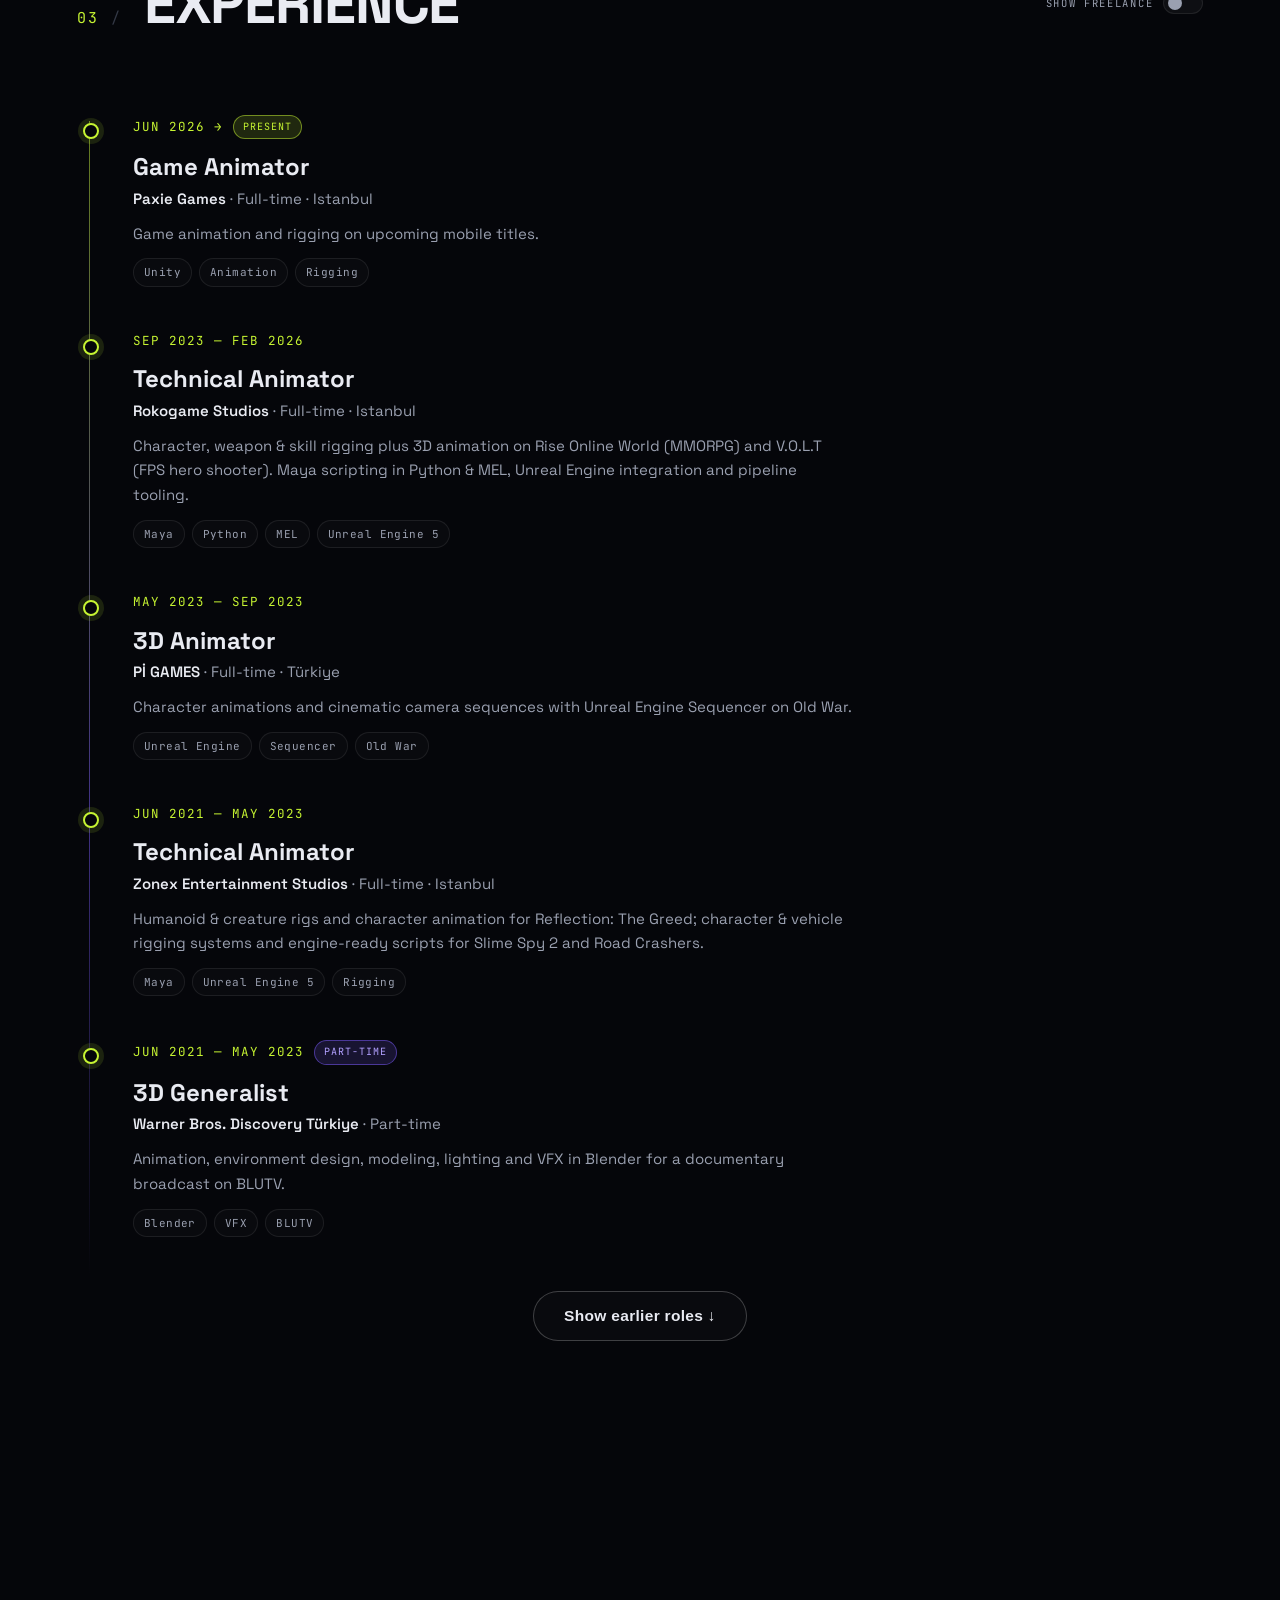
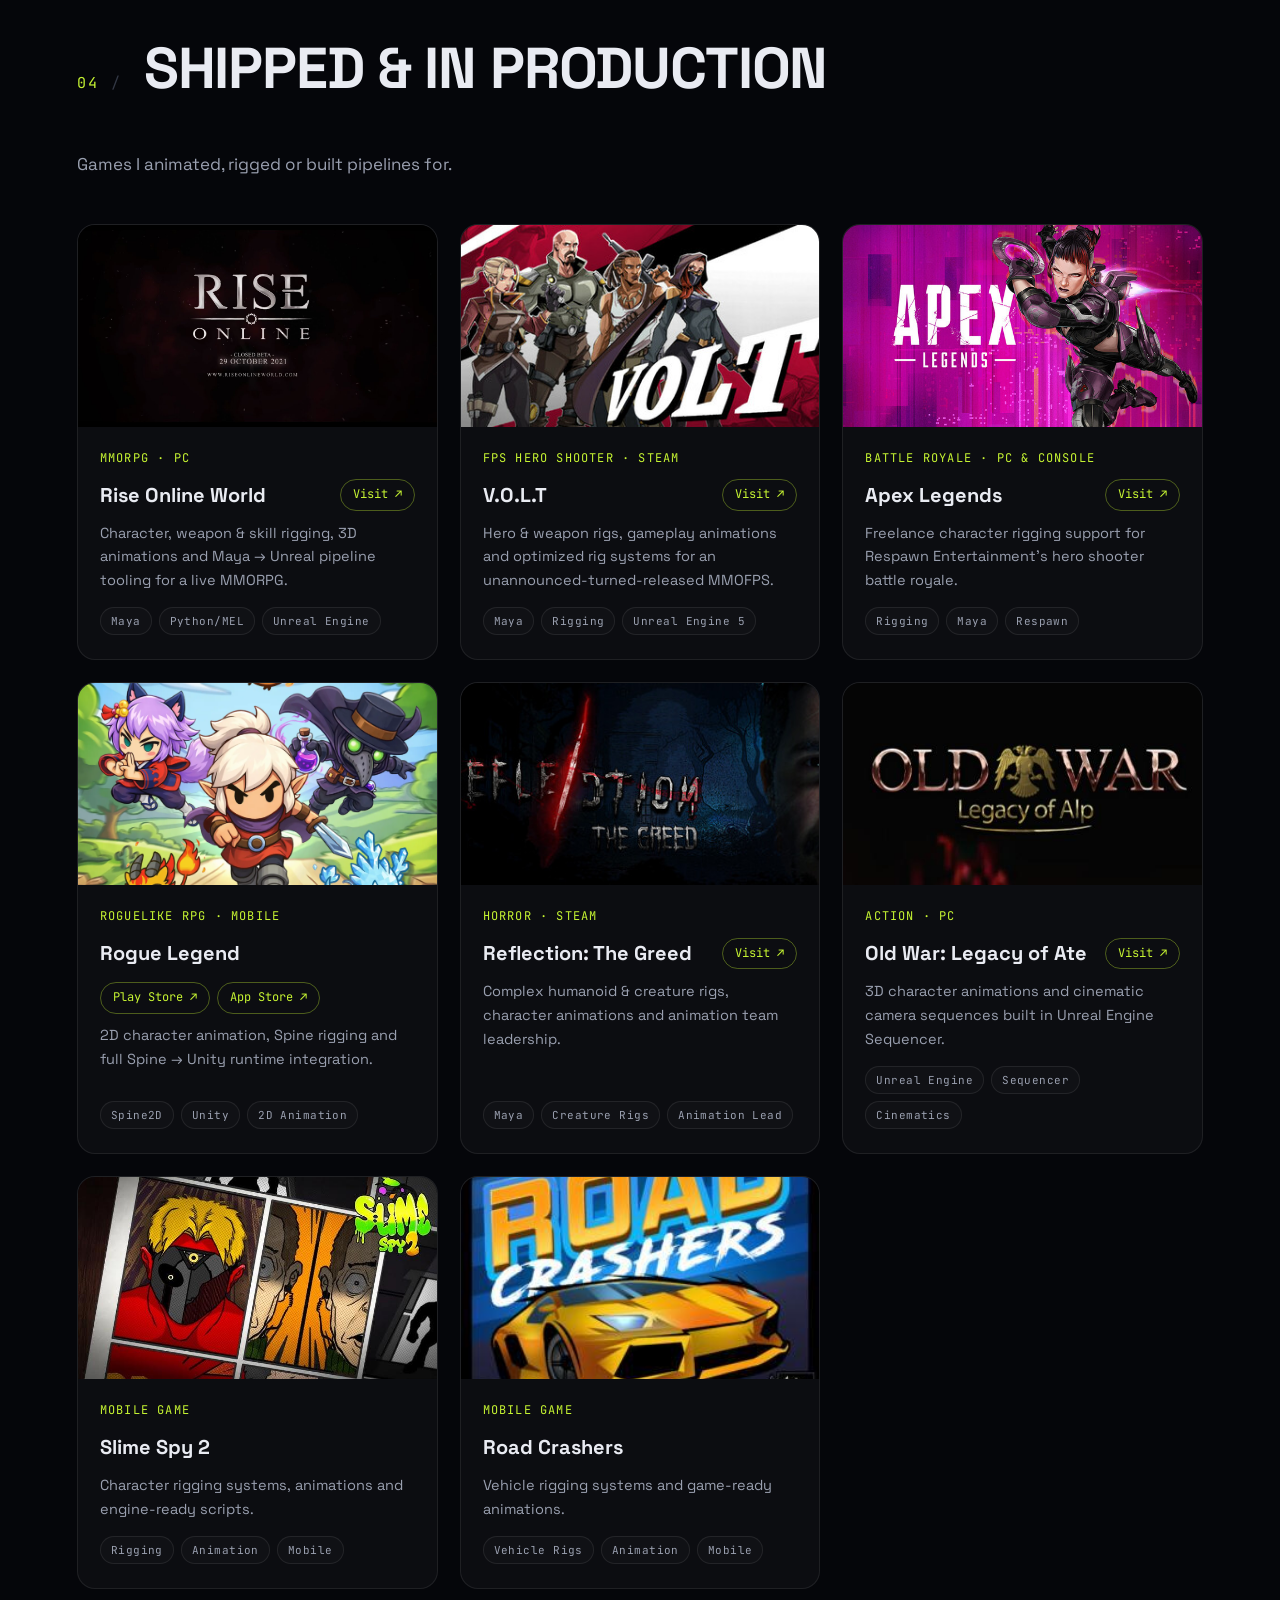
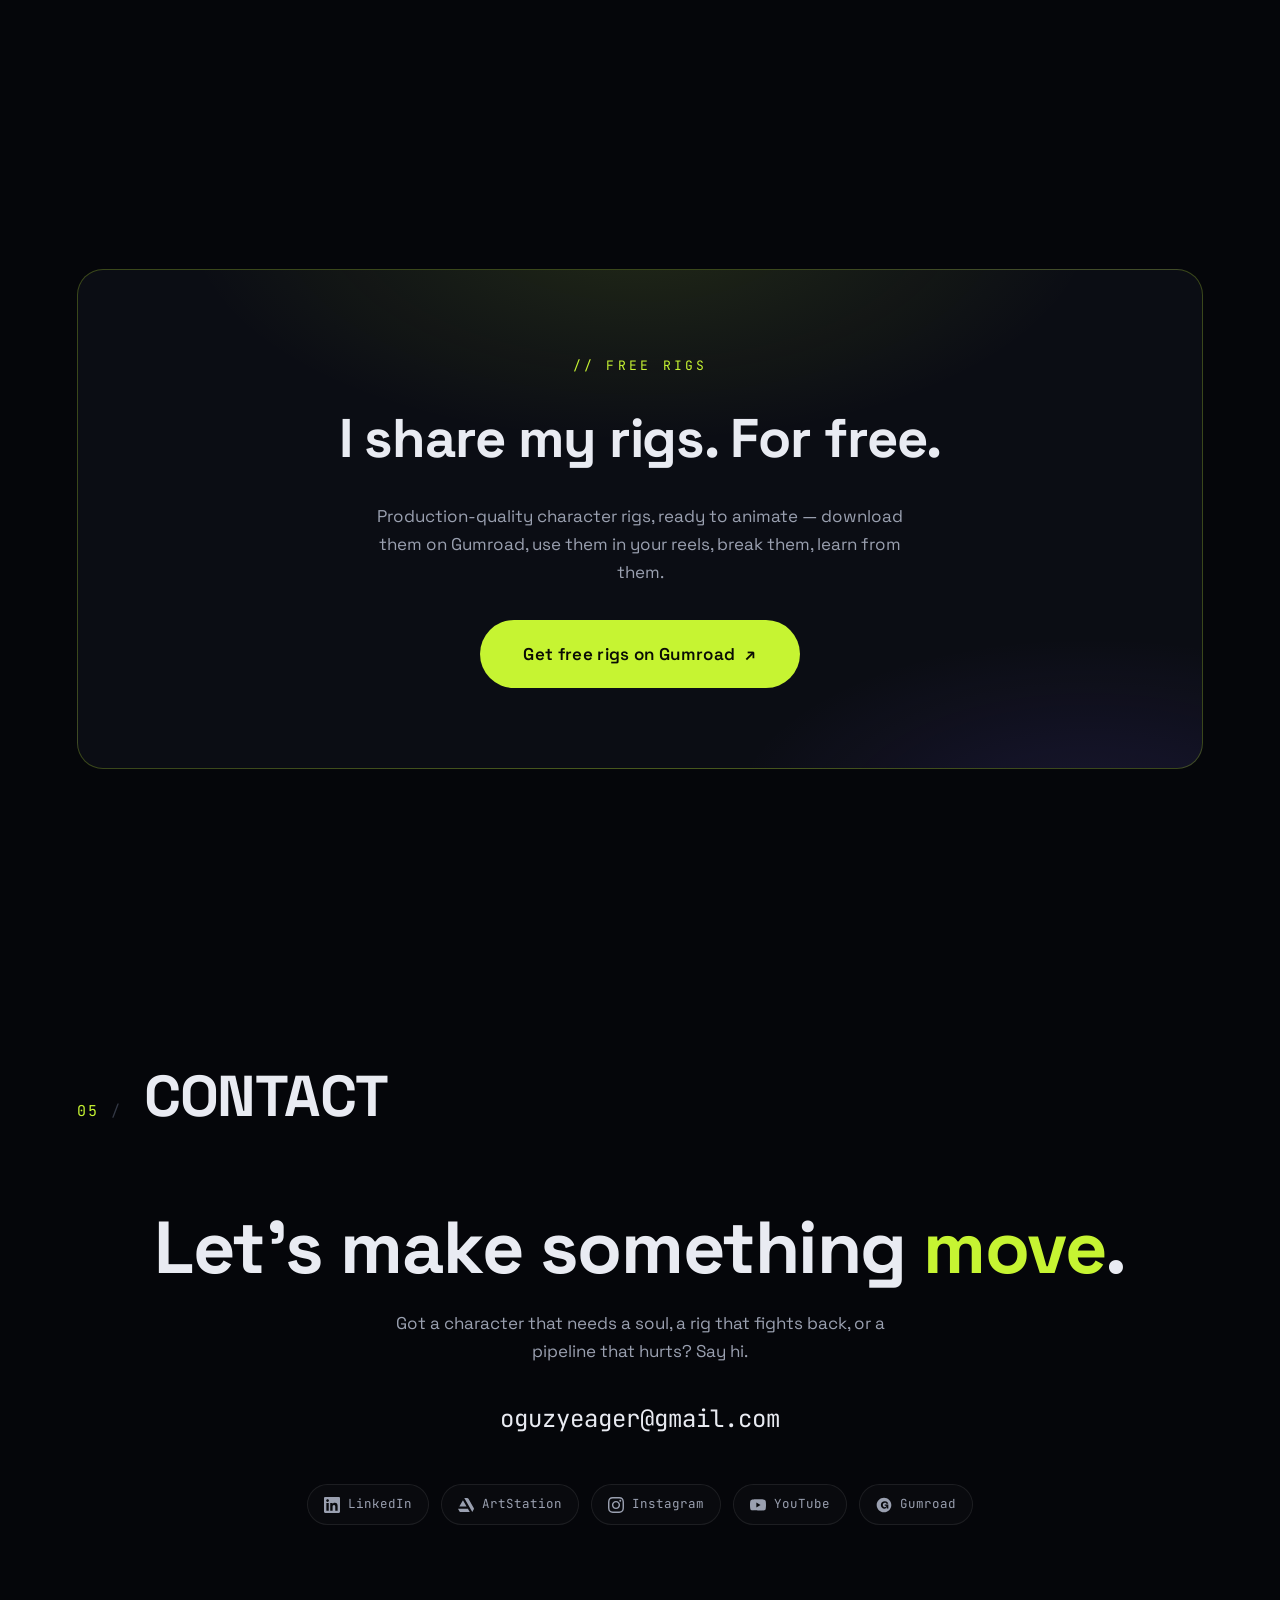
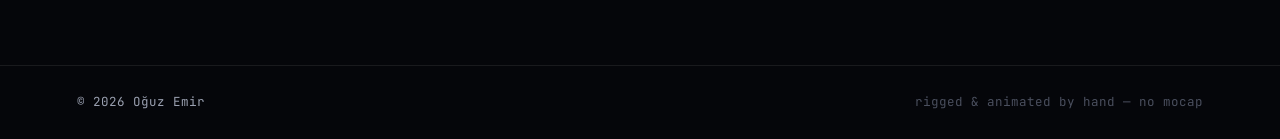
<file: v4/index.html>
<!DOCTYPE html>
<html lang="en">
<head>
  <meta charset="UTF-8">
  <meta name="viewport" content="width=device-width, initial-scale=1.0">
  <title>Oğuz Emir — Game Animator & Animation TA</title>
  <meta name="description" content="Oğuz Emir — Game Animator & Animation TA. 2D/3D animation, rigging systems and game animation pipelines. Maya, Blender, Spine2D, Unity, Unreal Engine.">
  <meta property="og:title" content="Oğuz Emir — Game Animator & Animation TA">
  <meta property="og:description" content="2D/3D animation, rigging systems and game animation pipelines.">
  <meta property="og:type" content="website">
  <link rel="icon" href="data:image/svg+xml,%3Csvg xmlns='http://www.w3.org/2000/svg' viewBox='0 0 64 64'%3E%3Crect width='64' height='64' rx='14' fill='%2305060a'/%3E%3Ccircle cx='20' cy='44' r='6' fill='%23c6f432'/%3E%3Ccircle cx='44' cy='20' r='6' fill='%23c6f432'/%3E%3Cpath d='M24 40 L40 24' stroke='%23c6f432' stroke-width='5' stroke-linecap='round'/%3E%3C/svg%3E">
  <link rel="preconnect" href="https://fonts.googleapis.com">
  <link rel="preconnect" href="https://fonts.gstatic.com" crossorigin>
  <link href="https://fonts.googleapis.com/css2?family=Space+Grotesk:wght@400;500;600;700&family=JetBrains+Mono:wght@400;500;700&display=swap" rel="stylesheet">
  <link rel="stylesheet" href="css/style.css?v=20260719b">
</head>
<body>

  <!-- Custom cursor -->
  <div class="cursor-dot" aria-hidden="true"></div>
  <div class="cursor-ring" aria-hidden="true"></div>

  <!-- Scroll progress -->
  <div class="scroll-progress" aria-hidden="true"></div>

  <!-- ============ NAV ============ -->
  <header class="nav" id="nav">
    <a href="#top" class="nav-logo" aria-label="Oğuz Emir — home">
      <svg viewBox="0 0 64 64" width="30" height="30" aria-hidden="true">
        <rect width="64" height="64" rx="14" fill="transparent" stroke="var(--accent)" stroke-width="4"/>
        <circle cx="20" cy="44" r="6" fill="var(--accent)"/>
        <circle cx="44" cy="20" r="6" fill="var(--accent)"/>
        <path d="M24 40 L40 24" stroke="var(--accent)" stroke-width="5" stroke-linecap="round"/>
      </svg>
      <span>OĞUZ<b>EMİR</b></span>
    </a>

    <nav class="nav-links" id="navLinks" aria-label="Main">
      <a href="#about" data-i18n="nav.about">About</a>
      <a href="#skills" data-i18n="nav.skills">Skills</a>
      <a href="#experience" data-i18n="nav.experience">Experience</a>
      <a href="#projects" data-i18n="nav.projects">Projects</a>
      <a href="#rigs" data-i18n="nav.rigs">Free Rigs</a>
      <a href="#contact" data-i18n="nav.contact">Contact</a>
      <a href="assets/cv/oguz-emir-cv.pdf" class="nav-cv cv-open" data-i18n="nav.cv">CV</a>
    </nav>

    <div class="nav-right">
      <div class="lang-switch" role="group" aria-label="Language">
        <button class="lang-btn" data-lang="en">EN</button>
        <span class="lang-sep">/</span>
        <button class="lang-btn" data-lang="tr">TR</button>
      </div>
      <button class="nav-burger" id="navBurger" aria-label="Menu" aria-expanded="false">
        <span></span><span></span>
      </button>
    </div>
  </header>

  <main id="top">

    <!-- ============ HERO ============ -->
    <section class="hero">
      <canvas id="rigCanvas" aria-hidden="true"></canvas>
      <div class="hero-inner">
        <p class="hero-eyebrow mono"><span class="blink">●</span> <span data-i18n="hero.eyebrow">TECHNICAL ANIMATOR & SR. RIGGING ARTIST</span></p>
        <h1 class="hero-title">
          <span class="line">OĞUZ</span>
          <span class="line stroke">EMİR</span>
        </h1>
        <p class="hero-type mono">&gt; <span id="typewriter"></span><span class="caret">_</span></p>
        <p class="hero-desc" data-i18n="hero.desc">
          24 y/o animator focused on 2D/3D animation, rigging systems and game animation pipelines —
          bringing characters to life in Unity &amp; Unreal Engine.
        </p>
        <div class="hero-cta">
          <a href="#projects" class="btn btn-primary" data-i18n="hero.cta1">View Projects</a>
          <a href="assets/cv/oguz-emir-cv.pdf" class="btn btn-ghost cv-open" data-i18n="hero.cta2">View CV</a>
        </div>
        <div class="hero-socials" id="heroSocials"></div>
      </div>
      <div class="hero-scroll mono" aria-hidden="true">
        <span data-i18n="hero.scroll">SCROLL</span>
        <div class="hero-scroll-line"></div>
      </div>
    </section>

    <!-- ============ MARQUEE ============ -->
    <div class="marquee" aria-hidden="true">
      <div class="marquee-track" id="marqueeTrack">
        <span>MAYA</span><i>✦</i><span>BLENDER</span><i>✦</i><span>SPINE2D</span><i>✦</i>
        <span>UNITY</span><i>✦</i><span>UNREAL ENGINE 5</span><i>✦</i><span>CASCADEUR</span><i>✦</i>
        <span>PYTHON</span><i>✦</i><span>MEL</span><i>✦</i><span>RIGGING</span><i>✦</i><span>ANIMATION</span><i>✦</i>
      </div>
    </div>

    <!-- ============ ABOUT ============ -->
    <section class="section" id="about">
      <div class="section-head reveal">
        <span class="section-num mono">01</span>
        <h2 data-i18n="about.title">About Me</h2>
      </div>
      <div class="about-grid">
        <div class="about-photo reveal">
          <div class="photo-frame">
            <img src="assets/img/profile.jpg" alt="Oğuz Emir" onerror="this.remove()">
            <div class="photo-fallback">
              <svg viewBox="0 0 64 64" width="70" height="70" aria-hidden="true">
                <circle cx="20" cy="44" r="6" fill="var(--accent)"/>
                <circle cx="44" cy="20" r="6" fill="var(--accent)"/>
                <path d="M24 40 L40 24" stroke="var(--accent)" stroke-width="5" stroke-linecap="round"/>
              </svg>
              <span class="mono" data-i18n="about.photoHint">profile.jpg → assets/img/</span>
            </div>
            <span class="corner tl"></span><span class="corner tr"></span>
            <span class="corner bl"></span><span class="corner br"></span>
          </div>
        </div>
        <div class="about-text reveal">
          <p class="about-lead" data-i18n-html="about.lead">
            Hi, I'm <em>Oğuz</em> —<br>a Technical Animator &amp; Sr. Rigging Artist.
          </p>
          <p data-i18n="about.p1">
            I work across the full character pipeline: 2D/3D animation, rigging systems and
            engine integration. From Spine2D characters running in Unity to complex humanoid,
            creature, weapon and vehicle rigs in Maya — my focus is making characters feel alive
            and pipelines feel invisible.
          </p>
          <p data-i18n="about.p2">
            On the technical side I write Python &amp; MEL tools for Maya and build game-ready,
            optimized workflows connecting Maya, Blender, Cascadeur, Spine2D, Unity and Unreal Engine.
          </p>
          <div class="about-stats">
            <div class="stat"><b class="stat-num" data-count="8">0</b><span class="mono" data-i18n="about.stat1">YEARS OF ANIMATION</span></div>
            <div class="stat"><b class="stat-num" data-count="10">0</b><span class="mono" data-i18n="about.stat2">GAME PROJECTS</span></div>
            <div class="stat"><b class="stat-num" data-count="6">0</b><span class="mono" data-i18n="about.stat3">STUDIOS</span></div>
            <div class="stat"><b class="stat-num">∞</b><span class="mono" data-i18n="about.stat4">KEYFRAMES</span></div>
          </div>
        </div>
      </div>
    </section>

    <!-- ============ SKILLS ============ -->
    <section class="section" id="skills">
      <div class="section-head reveal">
        <span class="section-num mono">02</span>
        <h2 data-i18n="skills.title">Core Skills</h2>
      </div>
      <div class="skills-grid" id="skillsGrid"></div>
    </section>

    <!-- ============ EXPERIENCE ============ -->
    <section class="section" id="experience">
      <div class="section-head reveal">
        <span class="section-num mono">03</span>
        <h2 data-i18n="exp.title">Experience</h2>
        <label class="freelance-toggle">
          <input type="checkbox" id="freelanceToggle">
          <span class="ft-label mono" data-i18n="exp.freelance">SHOW FREELANCE</span>
          <span class="ft-track" aria-hidden="true"><span class="ft-thumb"></span></span>
        </label>
      </div>
      <div class="timeline" id="timeline"></div>
      <div class="timeline-more-wrap reveal">
        <button class="btn btn-ghost" id="timelineMore" data-i18n="exp.more">Show earlier roles ↓</button>
      </div>
    </section>

    <!-- ============ PROJECTS ============ -->
    <section class="section" id="projects">
      <div class="section-head reveal">
        <span class="section-num mono">04</span>
        <h2 data-i18n="proj.title">Shipped &amp; In Production</h2>
      </div>
      <p class="section-sub reveal" data-i18n="proj.sub">Games I animated, rigged or built pipelines for.</p>
      <div class="projects-grid" id="projectsGrid"></div>
    </section>

    <!-- ============ FREE RIGS / GUMROAD ============ -->
    <section class="section" id="rigs">
      <div class="rigs-box reveal">
        <div class="rigs-glow" aria-hidden="true"></div>
        <span class="mono rigs-tag" data-i18n="rigs.tag">// FREE RIGS</span>
        <h2 data-i18n="rigs.title">I share my rigs. For free.</h2>
        <p data-i18n="rigs.desc">
          Production-quality character rigs, ready to animate — download them on Gumroad,
          use them in your reels, break them, learn from them.
        </p>
        <a class="btn btn-primary btn-big" href="https://physicss.gumroad.com/" target="_blank" rel="noopener">
          <span data-i18n="rigs.cta">Get free rigs on Gumroad</span> ↗
        </a>
      </div>
    </section>

    <!-- ============ CONTACT ============ -->
    <section class="section" id="contact">
      <div class="section-head reveal">
        <span class="section-num mono">05</span>
        <h2 data-i18n="contact.title">Contact</h2>
      </div>
      <div class="contact-inner reveal">
        <h3 class="contact-big" data-i18n-html="contact.big">Let's make something <em>move</em>.</h3>
        <p data-i18n="contact.desc">Got a character that needs a soul, a rig that fights back, or a pipeline that hurts? Say hi.</p>
        <a class="contact-mail mono" href="mailto:oguzyeager@gmail.com">oguzyeager@gmail.com</a>
        <div class="contact-socials" id="contactSocials"></div>
      </div>
    </section>

  </main>

  <!-- ============ FOOTER ============ -->
  <footer class="footer">
    <span class="mono">© <span id="year">2026</span> Oğuz Emir</span>
    <span class="mono footer-note" data-i18n="footer.note">rigged & animated by hand — no mocap</span>
  </footer>

  <!-- ============ CV MODAL ============ -->
  <div class="cv-modal" id="cvModal" hidden>
    <div class="cv-backdrop" data-cv-close></div>
    <div class="cv-dialog" role="dialog" aria-modal="true" aria-label="CV">
      <div class="cv-bar">
        <span class="mono cv-filename">oguz-emir-cv.pdf</span>
        <div class="cv-bar-actions">
          <a class="cv-newtab mono" href="assets/cv/oguz-emir-cv.pdf" target="_blank" rel="noopener" data-i18n="cv.newtab">Open in new tab ↗</a>
          <button class="cv-close" aria-label="Close" data-cv-close>✕</button>
        </div>
      </div>
      <iframe id="cvFrame" title="CV"></iframe>
    </div>
  </div>

  <script src="js/i18n.js?v=20260724a"></script>
  <script src="js/main.js?v=20260719b"></script>
</body>
</html>
</file>
<file: css/style.css>
/* ==========================================================================
   Oguz Emir · v4 — "the page is a shot"
   Scroll scrubs a timeline, sections are keys, the hero is a live IK rig.
   ========================================================================== */

:root {
  --bg: #0d0d0f;
  --bg-2: #121215;
  --panel: #16161a;
  --panel-2: #1c1c21;
  --line: #26262d;
  --line-2: #34343c;
  --text: #ece8e1;
  --text-2: #b9b5ad;
  --muted: #7d7a75;
  --key: #ff6a2b;          /* keyframe orange */
  --key-soft: rgba(255, 106, 43, .14);
  --sel: #f4d35e;          /* selection yellow */
  --curve: #6fc3ff;        /* graph-editor blue */
  --ok: #5fd68a;

  --f-display: "Bricolage Grotesque", ui-sans-serif, system-ui, sans-serif;
  --f-mono: "JetBrains Mono", ui-monospace, SFMono-Regular, Menlo, monospace;

  --wrap: 1240px;
  --gutter: clamp(16px, 4vw, 40px);
  --tb-h: 56px;
  --top-h: 60px;
  --radius: 14px;

  --ease-out: cubic-bezier(.2, .8, .2, 1);
  --ease-over: cubic-bezier(.34, 1.56, .64, 1);
}

*, *::before, *::after { box-sizing: border-box; }
html { scroll-behavior: auto; -webkit-text-size-adjust: 100%; }
body {
  margin: 0;
  background: var(--bg);
  color: var(--text);
  font-family: var(--f-display);
  font-size: 17px;
  line-height: 1.6;
  -webkit-font-smoothing: antialiased;
  overflow-x: hidden;
  padding-bottom: var(--tb-h);
}
body::before { /* film grain */
  content: ""; position: fixed; inset: -50%; z-index: 100; pointer-events: none; opacity: .045;
  background-image: url("data:image/svg+xml,%3Csvg xmlns='http://www.w3.org/2000/svg' width='160' height='160'%3E%3Cfilter id='n'%3E%3CfeTurbulence type='fractalNoise' baseFrequency='.9' numOctaves='2' stitchTiles='stitch'/%3E%3C/filter%3E%3Crect width='100%25' height='100%25' filter='url(%23n)'/%3E%3C/svg%3E");
  animation: grain 1s steps(6) infinite;
}
@keyframes grain { 0%{transform:translate(0,0)} 20%{transform:translate(-3%,2%)} 40%{transform:translate(2%,-3%)} 60%{transform:translate(-2%,-1%)} 80%{transform:translate(3%,3%)} 100%{transform:translate(0,0)} }

img { max-width: 100%; display: block; }
a { color: inherit; text-decoration: none; }
button { font: inherit; color: inherit; background: none; border: 0; cursor: pointer; }
h1, h2, h3 { margin: 0; font-weight: 600; line-height: 1.05; letter-spacing: -.02em; }
p { margin: 0 0 1em; }
::selection { background: var(--key); color: #111; }
:focus-visible { outline: 2px solid var(--sel); outline-offset: 3px; border-radius: 4px; }

.mono { font-family: var(--f-mono); font-size: .78em; letter-spacing: .02em; }
.muted { color: var(--muted); }
.wrap { width: 100%; max-width: var(--wrap); margin: 0 auto; padding: 0 var(--gutter); }
.skip { position: absolute; left: -999px; top: 8px; z-index: 300; background: var(--key); color: #111; padding: 8px 14px; border-radius: 8px; }
.skip:focus { left: 8px; }

/* ---------- buttons & chips ---------- */
.btn {
  display: inline-flex; align-items: center; gap: .55em;
  height: 48px; padding: 0 22px; border-radius: 999px;
  font-weight: 600; font-size: 15px; letter-spacing: -.005em;
  transition: transform .35s var(--ease-over), background .2s, border-color .2s, color .2s;
  will-change: transform;
}
.btn svg { width: 16px; height: 16px; fill: none; stroke: currentColor; stroke-width: 1.8; stroke-linecap: round; stroke-linejoin: round; }
.btn:hover { transform: translateY(-2px) scale(1.03); }
.btn:active { transform: translateY(1px) scale(.97, .94); transition-duration: .08s; }
.btn--key { background: var(--key); color: #140a04; }
.btn--key:hover { background: #ff7d45; }
.btn--ghost { border: 1px solid var(--line-2); color: var(--text); background: rgba(255,255,255,.02); }
.btn--ghost:hover { border-color: var(--text-2); }
.btn--sm { height: 38px; padding: 0 16px; font-size: 14px; }

.chip {
  font-family: var(--f-mono); font-size: 12px; letter-spacing: .02em;
  height: 30px; padding: 0 12px; border-radius: 8px;
  border: 1px solid var(--line-2); color: var(--text-2); background: var(--bg-2);
  transition: background .2s, color .2s, border-color .2s, transform .3s var(--ease-over);
}
.chip:hover { color: var(--text); border-color: var(--muted); }
.chip:active { transform: scale(.94); }
.chip.is-on { background: var(--key-soft); border-color: rgba(255,106,43,.55); color: #ffb08d; }

/* ---------- loader ---------- */
.loader {
  position: fixed; inset: 0; z-index: 400; background: var(--bg);
  display: grid; place-items: center;
  transition: clip-path .8s cubic-bezier(.76, 0, .24, 1);
  clip-path: inset(0 0 0 0);
}
.loader.is-done { clip-path: inset(0 0 100% 0); pointer-events: none; }
.loader__inner { display: grid; gap: 10px; justify-items: center; font-family: var(--f-mono); }
.loader__label { font-size: 12px; color: var(--muted); letter-spacing: .2em; text-transform: uppercase; }
.loader__frame { font-size: clamp(56px, 12vw, 120px); font-weight: 500; letter-spacing: -.04em; color: var(--text); font-variant-numeric: tabular-nums; line-height: 1; }
.loader__bar { width: 180px; height: 2px; background: var(--line); overflow: hidden; }
.loader__bar i { display: block; height: 100%; width: 0; background: var(--key); }
.no-js .loader { display: none; }

/* ---------- top bar ---------- */
.top {
  position: fixed; top: 0; left: 0; right: 0; z-index: 50; height: var(--top-h);
  display: flex; align-items: center; gap: 24px;
  padding: 0 var(--gutter);
  background: linear-gradient(to bottom, rgba(13,13,15,.85), rgba(13,13,15,0));
  transition: background .3s, backdrop-filter .3s, border-color .3s;
  border-bottom: 1px solid transparent;
}
.top.is-scrolled { background: rgba(13,13,15,.78); backdrop-filter: blur(14px); -webkit-backdrop-filter: blur(14px); border-bottom-color: var(--line); }
.brand { display: flex; align-items: center; gap: 10px; font-size: 16px; letter-spacing: -.01em; }
.brand__key { width: 12px; height: 12px; background: var(--key); transform: rotate(45deg); border-radius: 2px; transition: transform .6s var(--ease-over); }
.brand:hover .brand__key { transform: rotate(225deg) scale(1.2); }
.brand__name { color: var(--text); font-weight: 700; }
.brand__ext { font-weight: 400; }
.brand__ext { color: var(--muted); }
.nav { display: flex; gap: 4px; margin-left: auto; }
.nav a {
  position: relative; padding: 8px 12px; font-size: 14px; font-weight: 500; color: var(--text-2);
  border-radius: 8px; transition: color .2s, background .2s;
}
.nav a:hover { color: var(--text); background: rgba(255,255,255,.04); }
.nav a.is-active { color: var(--text); }
.nav a.is-active::after {
  content: ""; position: absolute; left: 50%; bottom: 2px; width: 6px; height: 6px; margin-left: -3px;
  background: var(--key); transform: rotate(45deg); border-radius: 1px;
}
.top__cv svg { width: 14px; height: 14px; }
.menu-btn { display: none; width: 42px; height: 42px; border-radius: 10px; border: 1px solid var(--line-2); position: relative; }
.menu-btn span { position: absolute; left: 12px; right: 12px; height: 1.5px; background: var(--text); transition: transform .35s var(--ease-over), top .35s; }
.menu-btn span:first-child { top: 16px; }
.menu-btn span:last-child { top: 24px; }
.menu-btn[aria-expanded="true"] span:first-child { top: 20px; transform: rotate(45deg); }
.menu-btn[aria-expanded="true"] span:last-child { top: 20px; transform: rotate(-45deg); }

/* ---------- reveal (pose-to-pose) ---------- */
.js .reveal { opacity: 0; transform: translateY(28px) scale(.985); }
.js .reveal.in {
  opacity: 1; transform: none;
  transition: opacity .7s var(--ease-out), transform .9s var(--ease-over);
  transition-delay: var(--d, 0s);
}

/* ==========================================================================
   HERO
   ========================================================================== */
.hero {
  position: relative; min-height: calc(100vh - var(--tb-h)); min-height: calc(100svh - var(--tb-h));
  display: flex; flex-direction: column; justify-content: center;
  padding: calc(var(--top-h) + 24px) 0 24px;
  overflow: hidden;
  background:
    radial-gradient(1200px 600px at 78% 70%, rgba(255,106,43,.08), transparent 60%),
    radial-gradient(900px 500px at 10% 10%, rgba(111,195,255,.05), transparent 60%);
}
.hero::before { /* viewport grid */
  content: ""; position: absolute; inset: 0; pointer-events: none;
  background-image:
    linear-gradient(rgba(255,255,255,.035) 1px, transparent 1px),
    linear-gradient(90deg, rgba(255,255,255,.035) 1px, transparent 1px);
  background-size: 64px 64px;
  mask-image: radial-gradient(ellipse at 60% 60%, #000 20%, transparent 75%);
  -webkit-mask-image: radial-gradient(ellipse at 60% 60%, #000 20%, transparent 75%);
}
.hero__rig { position: absolute; inset: 0; width: 100%; height: 100%; z-index: 1; }
.hero__content { position: relative; z-index: 2; pointer-events: none; }
.hero__content a, .hero__content button { pointer-events: auto; }

.viewport-hud { position: absolute; inset: calc(var(--top-h) + 8px) var(--gutter) 16px; pointer-events: none; z-index: 2; }
.hud-corner { position: absolute; width: 18px; height: 18px; border-color: var(--line-2); border-style: solid; border-width: 0; }
.hud-corner--tl { top: 0; left: 0; border-top-width: 1px; border-left-width: 1px; }
.hud-corner--tr { top: 0; right: 0; border-top-width: 1px; border-right-width: 1px; }
.hud-corner--bl { bottom: 0; left: 0; border-bottom-width: 1px; border-left-width: 1px; }
.hud-corner--br { bottom: 0; right: 0; border-bottom-width: 1px; border-right-width: 1px; }
.hud { position: absolute; font-family: var(--f-mono); font-size: 11px; color: var(--muted); letter-spacing: .04em; font-variant-numeric: tabular-nums; }
.hud--tl { top: 10px; left: 14px; }
.hud--readout { top: 10px; right: 14px; text-align: right; line-height: 1.7; }
.hud--readout b { color: var(--sel); font-weight: 500; }
.hud--readout span { color: var(--text-2); display: inline-block; min-width: 6ch; }

.hero__status {
  display: inline-flex; align-items: center; gap: 10px;
  font-family: var(--f-mono); font-size: 12.5px; color: var(--text-2);
  padding: 7px 14px 7px 12px; border: 1px solid var(--line-2); border-radius: 999px;
  background: rgba(13,13,15,.6); backdrop-filter: blur(6px); margin-bottom: clamp(14px, 3vh, 26px);
}
.hero__status b { color: var(--text); font-weight: 500; }
.dot { width: 8px; height: 8px; border-radius: 50%; background: var(--ok); box-shadow: 0 0 0 0 rgba(95,214,138,.6); animation: pulse 2.2s infinite; }
@keyframes pulse { 0%{box-shadow:0 0 0 0 rgba(95,214,138,.55)} 70%{box-shadow:0 0 0 10px rgba(95,214,138,0)} 100%{box-shadow:0 0 0 0 rgba(95,214,138,0)} }

.hero__title {
  font-size: clamp(80px, min(13vw, 21vh), 210px);
  font-weight: 700; line-height: .82; letter-spacing: -.055em;
  margin: 0 0 22px -.04em;
  font-variation-settings: "opsz" 96;
  pointer-events: auto;
}
.hero__title .line { display: block; white-space: nowrap; }
.line--outline { color: var(--bg); -webkit-text-stroke: 3px var(--text); paint-order: stroke fill; padding-left: .55em; }
.spring-ch { display: inline-block; transform-origin: 50% 100%; will-change: transform; }
.line--outline .spring-ch:hover { color: var(--key); -webkit-text-stroke-color: var(--key); transition: color .15s; }

.hero__role { font-size: clamp(20px, 2.4vw, 28px); font-weight: 500; margin-bottom: 14px; }
.hero__lede { max-width: 540px; color: var(--text-2); font-size: clamp(16px, 1.4vw, 18px); margin-bottom: clamp(18px, 3.4vh, 30px); }
.hero__cta { display: flex; gap: 12px; flex-wrap: wrap; }

.rig-tools {
  position: absolute; z-index: 3; right: calc(var(--gutter) + 14px); bottom: 150px;
  display: flex; gap: 6px; align-items: center; flex-wrap: wrap; justify-content: flex-end;
}
.rig-tools__label { font-family: var(--f-mono); font-size: 11px; color: var(--muted); margin-right: 4px; text-transform: uppercase; letter-spacing: .1em; }
.rig-tools__hint { flex-basis: 100%; text-align: right; font-family: var(--f-mono); font-size: 11px; color: var(--muted); margin-top: 4px; }

.stats {
  position: relative; z-index: 2; margin-top: auto; padding-top: clamp(24px, 5vh, 56px);
  display: grid; grid-template-columns: repeat(2, minmax(0, 260px)); gap: 0;
  pointer-events: none;
}
.stat { padding: 16px 20px 0 0; border-top: 1px solid var(--line); margin: 0; }
.stat + .stat { padding-left: 20px; border-left: 1px solid var(--line); }
.stat dt { font-family: var(--f-mono); font-size: 11px; color: var(--muted); text-transform: uppercase; letter-spacing: .1em; }
.stat dd { margin: 4px 0 0; font-size: clamp(30px, 3.6vw, 48px); font-weight: 600; letter-spacing: -.03em; line-height: 1.1; font-variant-numeric: tabular-nums; }
.stat small { color: var(--text-2); font-size: 13px; }

/* ==========================================================================
   SECTIONS
   ========================================================================== */
.section { position: relative; padding: clamp(80px, 12vw, 150px) 0; }
.section + .section { border-top: 1px solid var(--line); }
.sec-head {
  display: grid; grid-template-columns: auto 1fr auto; align-items: end; gap: 18px;
  margin-bottom: clamp(32px, 5vw, 56px);
}
.sec-head__shot {
  font-family: var(--f-mono); font-size: 12px; color: var(--key);
  padding: 4px 8px; border: 1px solid rgba(255,106,43,.4); border-radius: 6px; align-self: center;
}
.sec-head h2 { font-size: clamp(34px, 5.4vw, 72px); font-weight: 600; }
.sec-head__range { font-family: var(--f-mono); font-size: 12px; color: var(--muted); padding-bottom: 8px; white-space: nowrap; }
.sec-lede { color: var(--text-2); max-width: 620px; margin: -24px 0 36px; }

.panel { background: var(--panel); border: 1px solid var(--line); border-radius: var(--radius); overflow: hidden; }
.panel__bar {
  display: flex; justify-content: space-between; align-items: center; gap: 12px;
  padding: 10px 14px; font-family: var(--f-mono); font-size: 11.5px; color: var(--muted);
  background: var(--panel-2); border-bottom: 1px solid var(--line);
}
.panel__dots { display: flex; gap: 5px; }
.panel__dots i { width: 7px; height: 7px; border-radius: 50%; background: var(--line-2); }

/* ---------- about ---------- */
.about__grid { display: grid; grid-template-columns: 5fr 4fr; grid-template-rows: auto 1fr; gap: 24px; }
.portrait { margin: 0; grid-row: span 2; }
.portrait__frame { position: relative; border-radius: var(--radius); overflow: hidden; border: 1px solid var(--line); aspect-ratio: 1; background: var(--panel); }
.portrait__frame img { width: 100%; height: 100%; object-fit: cover; }

.tree { list-style: none; margin: 0; padding: 10px 8px 12px; font-family: var(--f-mono); font-size: 13px; }
.tree li { display: flex; align-items: center; gap: 10px; padding: 6px 8px; border-radius: 6px; color: var(--text-2); }
.tree li.d1 { padding-left: 26px; background: rgba(244,211,94,.08); color: var(--sel); }
.tree li.d2 { padding-left: 46px; }
.tree li:hover:not(.d1) { background: rgba(255,255,255,.03); }
.t-ico { width: 10px; height: 10px; flex: none; }
.t-ico--grp { border: 1.5px solid var(--muted); border-radius: 2px; }
.t-ico--jnt { border: 1.5px solid var(--sel); border-radius: 50%; }
.t-ico--ctl { border: 1.5px solid var(--curve); border-radius: 50%; width: 12px; height: 7px; }
.t-note { margin-left: auto; font-size: 10.5px; opacity: .7; }
.t-val { margin-left: auto; color: var(--text); text-align: right; }
.t-val--key { color: var(--ok); }

.about__text .big { font-size: clamp(21px, 2.1vw, 27px); line-height: 1.35; color: var(--text); font-weight: 500; letter-spacing: -.01em; }
.about__text p { color: var(--text-2); }

/* ---------- work / shots ---------- */
.shots { display: grid; grid-template-columns: repeat(12, 1fr); gap: 20px; }
.shot {
  --accent: var(--key);
  position: relative; grid-column: span 4; display: flex; flex-direction: column;
  background: var(--panel); border: 1px solid var(--line); border-radius: var(--radius); overflow: hidden;
  transition: border-color .3s, transform .5s var(--ease-over), box-shadow .5s;
}
.shot:hover { border-color: color-mix(in srgb, var(--accent) 55%, var(--line)); transform: translateY(-4px); box-shadow: 0 24px 60px -30px color-mix(in srgb, var(--accent) 60%, transparent); }
.shot__link { position: absolute; inset: 0; z-index: 1; }
.shot__media { position: relative; aspect-ratio: 16 / 9; overflow: hidden; background: #000; }
.shot__media::after { content: ""; position: absolute; inset: 0; background: linear-gradient(to top, var(--panel) 0%, transparent 45%); }
.shot__media img { width: 100%; height: 100%; object-fit: cover; transition: transform 1.2s var(--ease-out); }
.shot:hover .shot__media img { transform: scale(1.06); }
.shot__body { position: relative; padding: 4px 22px 22px; display: flex; flex-direction: column; flex: 1; }
.shot__meta { display: flex; justify-content: space-between; font-family: var(--f-mono); font-size: 11px; color: var(--muted); margin-bottom: 10px; }
.shot__meta span:first-child { color: var(--accent); }
.shot h3 { font-size: clamp(22px, 2vw, 28px); margin-bottom: 6px; }
.shot__kind { font-size: 14px; color: var(--muted); margin-bottom: 12px; }
.shot__kind b { color: var(--text); font-weight: 600; }
.shot__body > p:not(.shot__kind) { color: var(--text-2); font-size: 15.5px; }
.tags { list-style: none; margin: auto 0 0; padding: 6px 0 0; display: flex; flex-wrap: wrap; gap: 6px; }
.tags li { font-family: var(--f-mono); font-size: 11.5px; padding: 3px 9px; border-radius: 6px; background: rgba(255,255,255,.04); border: 1px solid var(--line); color: var(--text-2); }
.shot__stores { position: relative; z-index: 2; display: flex; gap: 16px; margin-top: 14px; font-size: 14px; font-weight: 600; }
.shot__stores a { color: var(--accent); }
.shot__stores a:hover { text-decoration: underline; text-underline-offset: 3px; }

/* keyframe diamond in the corner of each shot */
.shot::before {
  content: ""; position: absolute; z-index: 2; top: 14px; right: 14px; width: 10px; height: 10px;
  background: var(--accent); transform: rotate(45deg); border-radius: 2px;
  box-shadow: 0 0 0 4px rgba(13,13,15,.6);
  transition: transform .6s var(--ease-over);
}
.shot:hover::before { transform: rotate(225deg) scale(1.3); }

.shot--tall { grid-row: span 2; }
.shot--tall .shot__media { aspect-ratio: auto; flex: 1 1 0; min-height: 240px; }
.shot--tall .shot__media img, .shot--wide .shot__media img { position: absolute; inset: 0; }
.shot--wide { grid-column: span 8; flex-direction: row; }
.shot--wide .shot__media { flex: 1.25; aspect-ratio: auto; }
.shot--wide .shot__media::after { background: linear-gradient(to left, var(--panel) 0%, transparent 40%); }
.shot--wide .shot__body { flex: 1; padding: 22px; }

/* ---------- dopesheet ---------- */
.sheet {
  --label-w: 300px;
  position: relative; background: var(--panel); border: 1px solid var(--line); border-radius: var(--radius);
  padding: 0 0 8px; overflow: hidden;
}
.sheet__ruler {
  position: relative; height: 40px; margin-left: var(--label-w);
  border-bottom: 1px solid var(--line); background: var(--panel-2);
}
.sheet__ruler::before { content: ""; position: absolute; right: 100%; top: 0; bottom: -1px; width: var(--label-w); background: var(--panel-2); border-bottom: 1px solid var(--line); }
.sheet__ruler .yr { position: absolute; top: 0; bottom: 0; border-left: 1px solid var(--line-2); font-family: var(--f-mono); font-size: 11px; color: var(--muted); padding: 11px 0 0 6px; }
.sheet__ruler .mo { position: absolute; bottom: 0; height: 6px; border-left: 1px solid var(--line); }
.sheet__now { position: absolute; top: 0; bottom: 0; width: 0; border-left: 1.5px solid var(--key); z-index: 3; pointer-events: none; }
.sheet__now span { position: absolute; top: 8px; left: -1px; transform: translateX(-100%); font-family: var(--f-mono); font-size: 10.5px; background: var(--key); color: #140a04; padding: 2px 6px; border-radius: 4px 0 0 4px; font-weight: 700; }

.sheet__lines { position: absolute; left: var(--label-w); right: 0; top: 40px; bottom: 0; pointer-events: none; z-index: 0; }
.sheet__lines i { position: absolute; top: 0; bottom: 0; width: 1px; background: rgba(255,255,255,.045); }
.track { position: relative; z-index: 1; display: grid; grid-template-columns: var(--label-w) 1fr; border-bottom: 1px solid var(--line); }
.track:last-child { border-bottom: 0; }
.track__head {
  text-align: left; padding: 14px 18px; display: grid; gap: 1px; grid-row: 1;
  border-right: 1px solid var(--line); transition: background .2s;
}
.track__head:hover, .track.is-open .track__head { background: rgba(255,255,255,.025); }
.track__co { font-weight: 600; font-size: 16px; line-height: 1.25; }
.track__role { font-size: 13.5px; color: var(--text-2); }
.track__date { font-family: var(--f-mono); font-size: 11px; color: var(--muted); }
.track__lane {
  position: relative; grid-row: 1;
  cursor: pointer;
}
.track__bar {
  position: absolute; top: 50%; height: 12px; margin-top: -6px;
  left: var(--s, 0%); width: 0; border-radius: 3px;
  background: linear-gradient(90deg, rgba(255,106,43,.55), rgba(255,106,43,.3));
  transition: width 1.1s var(--ease-out) var(--td, 0s), background .3s;
}
.sheet.in .track__bar { width: var(--w, 0%); }
.track__bar::before, .track__bar::after {
  content: ""; position: absolute; top: 50%; width: 12px; height: 12px; margin-top: -6px;
  background: var(--key); transform: rotate(45deg) scale(0); border-radius: 2px;
  box-shadow: 0 0 0 3px var(--panel);
  transition: transform .5s var(--ease-over) calc(var(--td, 0s) + .9s);
}
.track__bar::before { left: -6px; }
.track__bar::after { right: -6px; }
.sheet.in .track__bar::before, .sheet.in .track__bar::after { transform: rotate(45deg) scale(1); }
.track.is-now .track__bar::after { background: var(--ok); }
.track--free .track__bar { background: repeating-linear-gradient(135deg, rgba(111,195,255,.45) 0 6px, rgba(111,195,255,.18) 6px 12px); }
.track--free .track__bar::before, .track--free .track__bar::after { background: var(--curve); }
.track:hover .track__bar, .track.is-open .track__bar { background: linear-gradient(90deg, rgba(244,211,94,.8), rgba(244,211,94,.45)); }
.track:hover .track__bar::before, .track:hover .track__bar::after,
.track.is-open .track__bar::before, .track.is-open .track__bar::after { background: var(--sel); }

.track__body {
  grid-column: 1 / -1; grid-row: 2; display: grid; grid-template-rows: 0fr;
  transition: grid-template-rows .5s var(--ease-out);
}
.track.is-open .track__body { grid-template-rows: 1fr; }
.track__inner { min-height: 0; overflow: hidden; padding: 0 18px; }
.track__body p { margin: 0; color: var(--text-2); max-width: 820px; padding: 6px 0 6px; }
.track__loc { font-family: var(--f-mono); font-size: 11px; color: var(--muted); padding-bottom: 16px; display: block; }

/* ---------- skills / channel box ---------- */
.channels { display: grid; grid-template-columns: repeat(3, 1fr); gap: 20px; }
.channel {
  padding: 22px; background: var(--panel); border: 1px solid var(--line); border-radius: var(--radius);
  transition: border-color .3s, transform .5s var(--ease-over);
}
.channel:hover { border-color: var(--line-2); transform: translateY(-3px); }
.channel__top { display: flex; justify-content: space-between; align-items: center; gap: 12px; margin-bottom: 18px; min-height: 40px; }
.channel__top .mono { color: var(--curve); }
.curve { width: 120px; height: 40px; overflow: visible; }
.curve path { fill: none; stroke: var(--curve); stroke-width: 1.8; stroke-linecap: round; }
.curve circle { fill: var(--key); }
.curve .ball { fill: var(--sel); }
.channel h3 { font-size: 24px; margin-bottom: 10px; }
.channel p { color: var(--text-2); font-size: 15.5px; margin: 0; }
.tags--loose { margin-top: 4px; }

/* ---------- playground / graph editor ---------- */
.ge { display: grid; grid-template-columns: minmax(0, 5fr) minmax(0, 7fr); gap: 20px; }
.ge__graph svg { display: block; width: 100%; height: auto; touch-action: none; user-select: none; padding: 8px 12px 4px; }
.ge__code { color: var(--curve); }
.ge-grid line { stroke: rgba(255,255,255,.05); stroke-width: 1; }
.ge-grid line.axis { stroke: rgba(255,255,255,.14); }
.ge-grid text { fill: var(--muted); font-family: var(--f-mono); font-size: 7px; }
.ge-curve { fill: none; stroke: var(--curve); stroke-width: 2.2; stroke-linecap: round; }
.ge-tan { stroke: var(--text-2); stroke-width: 1; stroke-dasharray: 3 3; fill: none; }
.ge-key { fill: var(--key); stroke: var(--bg); stroke-width: 1.5; }
.ge-handle { fill: var(--bg); stroke: var(--key); stroke-width: 2; cursor: grab; transition: r .2s; }
.ge-handle:hover, .ge-handle.drag { fill: var(--key); r: 8.5; }
.ge-handle.drag { cursor: grabbing; }
.ge-tick { fill: var(--text-2); opacity: .45; }
.ge-head { fill: var(--sel); }

.ge__stage { display: flex; flex-direction: column; }
.ge__stage canvas { display: block; width: 100%; flex: 1; min-height: 260px; background:
  linear-gradient(rgba(255,255,255,.03) 1px, transparent 1px) 0 0 / 100% 32px, var(--bg-2); }
.ge__controls { padding: 14px; display: grid; gap: 10px; border-top: 1px solid var(--line); }
.seg { display: flex; flex-wrap: wrap; gap: 6px; }

/* ---------- extra ---------- */
.extra__grid { display: grid; grid-template-columns: 1fr 1fr; gap: 20px; }
.card {
  display: block; padding: 26px; background: var(--panel); border: 1px solid var(--line); border-radius: var(--radius);
  transition: border-color .3s, transform .5s var(--ease-over), background .3s;
}
.card:hover { border-color: rgba(255,106,43,.45); transform: translateY(-4px); background: var(--panel-2); }
.card.card--edu {
  grid-column: 1 / -1; padding: clamp(26px, 4vw, 44px);
  display: grid; grid-template-columns: minmax(0, 1fr) minmax(0, 1.3fr); gap: 8px 48px; align-items: start;
  background: linear-gradient(135deg, rgba(255,106,43,.1), transparent 60%), var(--panel);
  border-color: rgba(255,106,43,.3);
}
.card.card--edu .card__kicker { grid-column: 1 / -1; }
.card.card--edu h3 { font-size: clamp(30px, 4vw, 48px); grid-column: 1; }
.card.card--edu .card__sub { grid-column: 1; font-size: 17px; color: var(--text-2); margin: 0; }
.card.card--edu p:last-child { grid-column: 2; grid-row: 2 / span 2; font-size: 17px; }
.card__kicker { color: var(--key); display: block; margin-bottom: 14px; text-transform: uppercase; letter-spacing: .1em; }
.card h3 { font-size: 24px; margin-bottom: 4px; }
.card .arrow { display: inline-block; color: var(--muted); transition: transform .4s var(--ease-over), color .2s; }
.card:hover .arrow { transform: translate(3px, -3px); color: var(--key); }
.card__sub { color: var(--muted); font-size: 14px; margin-bottom: 14px; }
.card p:last-child { color: var(--text-2); font-size: 15.5px; margin: 0; }

/* ---------- contact ---------- */
.contact { padding-bottom: 40px; overflow: hidden; }
.contact__title { font-size: clamp(48px, 9vw, 132px); font-weight: 700; letter-spacing: -.035em; word-spacing: .06em; line-height: .92; margin-bottom: 40px; }
.contact__title em { font-style: normal; color: var(--key); display: inline-block; }
.contact__mail { display: flex; align-items: center; gap: 16px; flex-wrap: wrap; padding-bottom: 36px; margin-bottom: 36px; border-bottom: 1px solid var(--line); }
.mail {
  font-size: clamp(22px, 3.6vw, 44px); font-weight: 500; letter-spacing: -.02em;
  background: linear-gradient(currentColor, currentColor) 0 100% / 0 2px no-repeat;
  transition: background-size .5s var(--ease-out), color .2s;
  word-break: break-all;
}
.mail:hover { background-size: 100% 2px; color: var(--key); }
.contact__grid { display: grid; grid-template-columns: repeat(3, 1fr); gap: 24px; }
.contact__col { display: flex; flex-direction: column; align-items: flex-start; gap: 8px; font-size: 17px; }
.contact__col a:not(.btn) { transition: color .2s, transform .3s var(--ease-over); display: inline-block; }
.contact__col a:not(.btn):hover { color: var(--key); transform: translateX(4px); }
.contact__col .label { color: var(--muted); text-transform: uppercase; letter-spacing: .12em; margin-bottom: 4px; }
.contact__col .btn { margin-top: 10px; }
.foot { display: flex; justify-content: space-between; gap: 16px; flex-wrap: wrap; margin-top: 90px; padding-top: 22px; border-top: 1px solid var(--line); color: var(--muted); font-size: 14px; }
.foot a:hover { color: var(--text); }

/* ==========================================================================
   TIMELINE HUD
   ========================================================================== */
.timebar {
  position: fixed; left: 0; right: 0; bottom: 0; z-index: 60; height: var(--tb-h);
  padding: 0 var(--gutter) env(safe-area-inset-bottom);
  display: flex; align-items: center; gap: 12px;
  background: rgba(16,16,19,.88); backdrop-filter: blur(14px); -webkit-backdrop-filter: blur(14px);
  border-top: 1px solid var(--line);
}
.tb-play { width: 36px; height: 36px; flex: none; border-radius: 10px; display: grid; place-items: center; background: var(--key); color: #140a04; transition: transform .3s var(--ease-over); }
.tb-play:hover { transform: scale(1.08); }
.tb-play:active { transform: scale(.92); }
.tb-play svg { width: 14px; height: 14px; fill: currentColor; }
.tb-play .i-pause, .is-playing .tb-play .i-play { display: none; }
.is-playing .tb-play .i-pause { display: block; }
.tb-speed { flex: none; height: 28px; min-width: 38px; padding: 0 6px; border-radius: 7px; border: 1px solid var(--line-2); color: var(--text-2); font-size: 11.5px; }
.tb-speed:hover { color: var(--text); }
.tb-ruler { position: relative; flex: 1; height: 36px; cursor: ew-resize; touch-action: none; border-radius: 6px; background: var(--bg-2); border: 1px solid var(--line); }
.tb-ticks { position: absolute; inset: 0; overflow: hidden; }
.tb-ticks i { position: absolute; bottom: 0; width: 1px; height: 6px; background: var(--line-2); }
.tb-ticks i.maj { height: 12px; background: #45454f; }
.tb-keys { position: absolute; inset: 0; }
.tb-key {
  position: absolute; top: 50%; width: 11px; height: 11px; margin: -5.5px 0 0 -5.5px;
  background: var(--key); transform: rotate(45deg); border-radius: 2px; cursor: pointer; z-index: 2;
  box-shadow: 0 0 0 2px var(--bg-2);
  transition: transform .3s var(--ease-over), background .2s;
}
.tb-key:hover, .tb-key.is-past { background: var(--sel); }
.tb-key:hover { transform: rotate(45deg) scale(1.35); }
.tb-key span {
  position: absolute; bottom: calc(100% + 10px); left: 50%; transform: rotate(-45deg) translate(-10%, 0);
  transform-origin: 0 100%; font-family: var(--f-mono); font-size: 10.5px; white-space: nowrap;
  background: var(--panel-2); border: 1px solid var(--line-2); padding: 3px 7px; border-radius: 5px;
  opacity: 0; pointer-events: none; transition: opacity .2s; color: var(--text);
}
.tb-key:hover span { opacity: 1; }
.tb-head { position: absolute; top: -8px; bottom: -2px; left: 0; width: 0; z-index: 3; pointer-events: none; }
.tb-head::before { content: ""; position: absolute; top: 8px; bottom: 0; left: -1px; width: 2px; background: var(--curve); }
.tb-head__num {
  position: absolute; top: -12px; left: 0; transform: translateX(-50%);
  background: var(--curve); color: #07131d; font-size: 10.5px; font-weight: 700; padding: 1px 6px; border-radius: 4px; font-variant-numeric: tabular-nums;
}
.tb-info { display: flex; flex-direction: column; align-items: flex-end; line-height: 1.3; min-width: 150px; font-size: 11.5px; }
.tb-shot { color: var(--text); }
.tb-frame { color: var(--curve); font-variant-numeric: tabular-nums; }
.tb-hint { font-size: 10.5px; color: var(--muted); white-space: nowrap; }

.toast {
  position: fixed; left: 50%; bottom: calc(var(--tb-h) + 16px); z-index: 70;
  transform: translate(-50%, 20px); opacity: 0; pointer-events: none;
  background: var(--text); color: var(--bg); padding: 10px 16px; border-radius: 10px; font-size: 14px; font-weight: 600;
  transition: opacity .25s, transform .45s var(--ease-over);
}
.toast.show { opacity: 1; transform: translate(-50%, 0); }

/* ==========================================================================
   RESPONSIVE
   ========================================================================== */
@media (max-width: 1100px) {
  .shots { grid-template-columns: repeat(2, 1fr); }
  .shot { grid-column: span 1; }
  .shot--tall, .shot--wide { grid-column: 1 / -1; grid-row: auto; flex-direction: row; }
  .shot--tall .shot__media, .shot--wide .shot__media { flex: 1 1 0; aspect-ratio: auto; min-height: 340px; }
  .shot--tall .shot__media::after, .shot--wide .shot__media::after { background: linear-gradient(to left, var(--panel) 0%, transparent 40%); }
  .shot--tall .shot__body, .shot--wide .shot__body { flex: 1 1 0; padding: 22px; }
  .channels { grid-template-columns: repeat(2, 1fr); }
  .sheet { --label-w: 240px; }
  .tb-hint { display: none; }
}

@media (max-width: 860px) {
  :root { --top-h: 58px; }
  .menu-btn { display: block; }
  .top__cv { margin-left: auto; }
  .nav {
    position: fixed; top: var(--top-h); left: 0; right: 0; flex-direction: column; gap: 0;
    padding: 8px var(--gutter) 20px; background: var(--bg); border-bottom: 1px solid var(--line); box-shadow: 0 30px 60px rgba(0,0,0,.6);
    transform: translateY(-8px); opacity: 0; pointer-events: none; visibility: hidden;
    transition: opacity .25s, transform .35s var(--ease-out), visibility 0s .35s;
  }
  .nav.is-open { transform: none; opacity: 1; pointer-events: auto; visibility: visible; transition: opacity .25s, transform .35s var(--ease-out); }
  .nav a { font-size: 22px; padding: 12px 4px; border-bottom: 1px solid var(--line); border-radius: 0; }
  .nav a.is-active::after { left: auto; right: 6px; bottom: 50%; margin-bottom: -3px; }
  .top.menu-open { background: rgba(13,13,15,.97); }

  .hero { justify-content: flex-start; padding-top: calc(var(--top-h) + 28px); }
  .hud--readout, .hud--tl { display: none; }
  .line--outline { padding-left: .3em; }
  .rig-tools { position: relative; right: auto; bottom: auto; justify-content: flex-start; padding: 28px var(--gutter) 0; }
  .rig-tools__hint { text-align: left; }
  .stats { grid-template-columns: 1fr 1fr; padding-top: 24px; }

  .sec-head { grid-template-columns: auto 1fr; }
  .sec-head__range { grid-column: 1 / -1; padding: 0; }
  .sec-lede { margin-top: -16px; }

  .about__grid { grid-template-columns: 1fr 1fr; grid-template-rows: auto; }
  .portrait { grid-row: auto; }
  .about__text { grid-column: 1 / -1; }

  .ge { grid-template-columns: 1fr; }
  .contact__grid { grid-template-columns: 1fr 1fr; }
}

@media (max-width: 640px) {
  body { font-size: 16px; }
  :root { --tb-h: 52px; }
  .hero__title { font-size: clamp(78px, 27vw, 140px); }
  .hero__status { font-size: 11.5px; }
  .btn { height: 46px; padding: 0 18px; }
  .stat dd { font-size: 30px; }
  .stat + .stat { padding-left: 14px; }

  .shots, .channels, .extra__grid, .contact__grid, .about__grid { grid-template-columns: 1fr; }
  .card.card--edu { grid-template-columns: 1fr; }
  .card.card--edu p:last-child { grid-column: 1; grid-row: auto; margin-top: 10px; }
  .shot--tall, .shot--wide { flex-direction: column; }
  .shot--tall .shot__media, .shot--wide .shot__media { flex: none; min-height: 0; aspect-ratio: 16 / 9; }
  .shot--tall .shot__media { aspect-ratio: 4 / 3; }
  .shot--tall .shot__media::after, .shot--wide .shot__media::after { background: linear-gradient(to top, var(--panel) 0%, transparent 45%); }
  .shot--tall .shot__body, .shot--wide .shot__body { padding: 4px 22px 22px; }

  .sheet { --label-w: 0px; }
  .sheet__ruler { margin-left: 0; }
  .sheet__ruler::before { display: none; }
  .sheet__ruler .yr { font-size: 9.5px; padding-left: 3px; }
  .sheet__ruler .yr:nth-child(even of .yr) { color: transparent; }
  .track { grid-template-columns: 1fr; }
  .track__head { grid-row: 1; border-right: 0; padding: 12px 14px 4px; }
  .track__lane { grid-row: 2; height: 26px; }
  .track__body { grid-row: 3; }
  .track__inner { padding: 0 14px; }
  .sheet__now span { font-size: 9.5px; }

  .timebar { gap: 8px; }
  .tb-speed { display: none; }
  .tb-info { min-width: 0; }
  .tb-shot { display: none; }
  .tb-key span { display: none; }
  .toast { bottom: calc(var(--tb-h) + 12px); }
}


@media (prefers-reduced-motion: reduce) {
  *, *::before, *::after { animation-duration: .001ms !important; animation-iteration-count: 1 !important; transition-duration: .001ms !important; }
  .js .reveal { opacity: 1; transform: none; }
  body::before { display: none; }
}
</file>
<file: v4/css/style.css>
/* ============================================================
   OĞUZ EMİR — Game Animator & Animation TA
   ============================================================ */

:root {
  --bg: #05060a;
  --bg-2: #0b0d14;
  --card: rgba(255, 255, 255, 0.03);
  --card-border: rgba(255, 255, 255, 0.08);
  --text: #e9ebf2;
  --muted: #9aa0b0;
  --accent: #c6f432;
  --accent-dim: rgba(198, 244, 50, 0.14);
  --accent-2: #7c5cff;
  --accent-2-dim: rgba(124, 92, 255, 0.16);
  --font: "Space Grotesk", system-ui, sans-serif;
  --mono: "JetBrains Mono", ui-monospace, monospace;
  --nav-h: 72px;
  --radius: 18px;
}

* { margin: 0; padding: 0; box-sizing: border-box; }

html {
  scroll-behavior: smooth;
  scroll-padding-top: calc(var(--nav-h) + 16px);
}

body {
  background: var(--bg);
  color: var(--text);
  font-family: var(--font);
  font-size: 17px;
  line-height: 1.65;
  overflow-x: hidden;
  -webkit-font-smoothing: antialiased;
}

/* Film-grain noise overlay */
body::after {
  content: "";
  position: fixed;
  inset: -50%;
  width: 200%;
  height: 200%;
  pointer-events: none;
  z-index: 9998;
  opacity: 0.05;
  background-image: url("data:image/svg+xml,%3Csvg xmlns='http://www.w3.org/2000/svg' width='240' height='240'%3E%3Cfilter id='n'%3E%3CfeTurbulence type='fractalNoise' baseFrequency='0.85' numOctaves='2'/%3E%3C/filter%3E%3Crect width='100%25' height='100%25' filter='url(%23n)'/%3E%3C/svg%3E");
  animation: grain 900ms steps(4) infinite;
}
@keyframes grain {
  0% { transform: translate(0, 0); }
  25% { transform: translate(-2%, 3%); }
  50% { transform: translate(3%, -2%); }
  75% { transform: translate(-3%, -3%); }
  100% { transform: translate(2%, 2%); }
}

::selection { background: var(--accent); color: #0a0c04; }

::-webkit-scrollbar { width: 10px; }
::-webkit-scrollbar-track { background: var(--bg); }
::-webkit-scrollbar-thumb { background: #23262f; border-radius: 6px; }
::-webkit-scrollbar-thumb:hover { background: var(--accent); }

.mono { font-family: var(--mono); }

a { color: inherit; text-decoration: none; }

img { max-width: 100%; display: block; }

em {
  font-style: normal;
  color: var(--accent);
}

/* ============ Custom cursor ============ */
.cursor-dot, .cursor-ring {
  position: fixed;
  top: 0; left: 0;
  pointer-events: none;
  z-index: 9999;
  border-radius: 50%;
  transform: translate(-50%, -50%);
}
.cursor-dot {
  width: 7px; height: 7px;
  background: var(--accent);
}
.cursor-ring {
  width: 36px; height: 36px;
  border: 1.5px solid rgba(198, 244, 50, 0.45);
  transition: width 0.25s, height 0.25s, border-color 0.25s, background 0.25s;
}
body.cursor-hover .cursor-ring {
  width: 58px; height: 58px;
  border-color: var(--accent);
  background: rgba(198, 244, 50, 0.08);
}
@media (hover: none), (pointer: coarse) {
  .cursor-dot, .cursor-ring { display: none; }
}

/* ============ Scroll progress ============ */
.scroll-progress {
  position: fixed;
  top: 0; left: 0;
  height: 2px;
  width: 0;
  background: linear-gradient(90deg, var(--accent), var(--accent-2));
  z-index: 1001;
}

/* ============ NAV ============ */
.nav {
  position: fixed;
  top: 0; left: 0; right: 0;
  height: var(--nav-h);
  display: flex;
  align-items: center;
  justify-content: space-between;
  gap: 24px;
  padding: 0 clamp(20px, 4vw, 48px);
  z-index: 1000;
  transition: background 0.3s, border-color 0.3s, backdrop-filter 0.3s;
  border-bottom: 1px solid transparent;
}
.nav.scrolled {
  background: rgba(5, 6, 10, 0.72);
  backdrop-filter: blur(14px);
  -webkit-backdrop-filter: blur(14px);
  border-bottom-color: var(--card-border);
}
.nav-logo {
  display: flex;
  align-items: center;
  gap: 10px;
  font-weight: 700;
  letter-spacing: 0.06em;
  font-size: 17px;
}
.nav-logo b { color: var(--accent); font-weight: 700; }
.nav-links {
  display: flex;
  align-items: center;
  gap: clamp(14px, 2.2vw, 30px);
  font-size: 14.5px;
}
.nav-links a {
  color: var(--muted);
  position: relative;
  transition: color 0.2s;
  padding: 6px 0;
}
.nav-links a::after {
  content: "";
  position: absolute;
  left: 0; bottom: 0;
  width: 100%;
  height: 1.5px;
  background: var(--accent);
  transform: scaleX(0);
  transform-origin: right;
  transition: transform 0.3s;
}
.nav-links a:hover { color: var(--text); }
.nav-links a:hover::after {
  transform: scaleX(1);
  transform-origin: left;
}
.nav-links .nav-cv {
  color: var(--accent);
  border: 1px solid rgba(198, 244, 50, 0.4);
  padding: 7px 14px;
  border-radius: 999px;
  font-family: var(--mono);
  font-size: 13px;
  transition: background 0.25s, color 0.25s;
}
.nav-links .nav-cv:hover { background: var(--accent); color: #0a0c04; }
.nav-links .nav-cv::after { display: none; }

.nav-right { display: flex; align-items: center; gap: 18px; }

.lang-switch {
  display: flex;
  align-items: center;
  gap: 4px;
  font-family: var(--mono);
  font-size: 13px;
  border: 1px solid var(--card-border);
  border-radius: 999px;
  padding: 6px 12px;
  background: rgba(255, 255, 255, 0.02);
}
.lang-btn {
  background: none;
  border: none;
  color: var(--muted);
  font: inherit;
  cursor: pointer;
  padding: 2px 4px;
  transition: color 0.2s;
}
.lang-btn:hover { color: var(--text); }
.lang-btn.active { color: var(--accent); font-weight: 700; }
.lang-sep { color: #333845; }

.nav-burger {
  display: none;
  flex-direction: column;
  justify-content: center;
  gap: 6px;
  width: 42px; height: 42px;
  background: none;
  border: 1px solid var(--card-border);
  border-radius: 10px;
  cursor: pointer;
  padding: 10px;
}
.nav-burger span {
  display: block;
  height: 2px;
  background: var(--text);
  border-radius: 2px;
  transition: transform 0.3s, opacity 0.3s;
}
.nav-burger.open span:first-child { transform: translateY(4px) rotate(45deg); }
.nav-burger.open span:last-child { transform: translateY(-4px) rotate(-45deg); }

/* ============ HERO ============ */
.hero {
  position: relative;
  min-height: 100svh;
  display: flex;
  align-items: center;
  padding: calc(var(--nav-h) + 20px) clamp(20px, 6vw, 90px) 60px;
  overflow: hidden;
}
#rigCanvas {
  position: absolute;
  inset: 0;
  width: 100%;
  height: 100%;
}
.hero-inner {
  position: relative;
  z-index: 2;
  max-width: 980px;
}
.hero-eyebrow {
  color: var(--accent);
  font-size: clamp(12px, 1.4vw, 15px);
  letter-spacing: 0.22em;
  margin-bottom: 18px;
}
.blink { animation: blink 1.6s infinite; font-size: 0.7em; vertical-align: 2px; }
@keyframes blink { 0%, 100% { opacity: 1; } 50% { opacity: 0.15; } }

.hero-title {
  font-size: clamp(3.4rem, 12.5vw, 9.5rem);
  line-height: 0.94;
  letter-spacing: -0.02em;
  font-weight: 700;
  text-transform: uppercase;
  margin-bottom: 26px;
}
.hero-title .line { display: block; }
.hero-title .stroke {
  color: transparent;
  -webkit-text-stroke: 2px var(--text);
  position: relative;
}
.hero-title .stroke::after {
  content: "EMİR";
  position: absolute;
  inset: 0;
  color: var(--accent);
  -webkit-text-stroke: 0;
  clip-path: inset(0 100% 0 0);
  transition: clip-path 0.6s cubic-bezier(0.7, 0, 0.2, 1);
}
.hero-title:hover .stroke::after { clip-path: inset(0 0 0 0); }

.hero-type {
  font-size: clamp(15px, 2.1vw, 21px);
  color: var(--text);
  margin-bottom: 22px;
  min-height: 1.6em;
}
.hero-type .caret {
  color: var(--accent);
  animation: blink 0.9s steps(1) infinite;
}
.hero-desc {
  max-width: 560px;
  color: var(--muted);
  margin-bottom: 38px;
  font-size: clamp(15px, 1.8vw, 18px);
}

.hero-cta { display: flex; flex-wrap: wrap; gap: 16px; margin-bottom: 42px; }

.btn {
  display: inline-flex;
  align-items: center;
  gap: 10px;
  padding: 15px 30px;
  border-radius: 999px;
  font-weight: 600;
  font-size: 15.5px;
  letter-spacing: 0.02em;
  border: 1px solid transparent;
  cursor: pointer;
  transition: transform 0.25s, box-shadow 0.25s, background 0.25s, color 0.25s, border-color 0.25s;
}
.btn:hover { transform: translateY(-3px); }
.btn-primary {
  background: var(--accent);
  color: #0a0c04;
}
.btn-primary:hover { box-shadow: 0 12px 40px -8px rgba(198, 244, 50, 0.55); }
.btn-ghost {
  border-color: rgba(255, 255, 255, 0.22);
  color: var(--text);
  background: rgba(255, 255, 255, 0.02);
}
.btn-ghost:hover { border-color: var(--accent); color: var(--accent); }
.btn-big { padding: 19px 42px; font-size: 17px; }

.hero-socials, .contact-socials {
  display: flex;
  flex-wrap: wrap;
  gap: 12px;
}
.social-link {
  display: inline-flex;
  align-items: center;
  gap: 8px;
  padding: 9px 16px;
  border: 1px solid var(--card-border);
  border-radius: 999px;
  font-family: var(--mono);
  font-size: 12.5px;
  color: var(--muted);
  background: rgba(255, 255, 255, 0.02);
  transition: color 0.25s, border-color 0.25s, transform 0.25s, background 0.25s;
}
.social-link svg { width: 16px; height: 16px; fill: currentColor; }
.social-link:hover {
  color: var(--accent);
  border-color: rgba(198, 244, 50, 0.5);
  transform: translateY(-2px);
  background: var(--accent-dim);
}

.hero-scroll {
  position: absolute;
  right: clamp(22px, 4vw, 50px);
  bottom: 30px;
  z-index: 2;
  display: flex;
  flex-direction: column;
  align-items: center;
  gap: 12px;
  color: var(--muted);
  font-size: 11px;
  letter-spacing: 0.3em;
  writing-mode: vertical-rl;
}
.hero-scroll-line {
  width: 1px;
  height: 62px;
  background: linear-gradient(var(--muted), transparent);
  overflow: hidden;
  position: relative;
}
.hero-scroll-line::after {
  content: "";
  position: absolute;
  top: -30px; left: 0;
  width: 1px; height: 30px;
  background: var(--accent);
  animation: scrollLine 2s infinite;
}
@keyframes scrollLine { to { top: 70px; } }

/* ============ MARQUEE ============ */
.marquee {
  border-top: 1px solid var(--card-border);
  border-bottom: 1px solid var(--card-border);
  overflow: hidden;
  padding: 18px 0;
  background: var(--bg-2);
  position: relative;
  z-index: 2;
}
.marquee-track {
  display: flex;
  align-items: center;
  width: max-content;
  animation: marquee 30s linear infinite;
}
/* spacing via margins (not gap) so the -50% loop point is seamless */
.marquee-track > * { margin-right: 34px; }
.marquee:hover .marquee-track { animation-play-state: paused; }
.marquee-track span {
  font-size: clamp(16px, 2.4vw, 24px);
  font-weight: 700;
  letter-spacing: 0.12em;
  color: transparent;
  -webkit-text-stroke: 1px rgba(233, 235, 242, 0.5);
  white-space: nowrap;
  transition: color 0.3s, -webkit-text-stroke-color 0.3s;
}
.marquee-track span:hover { color: var(--accent); -webkit-text-stroke-color: var(--accent); }
.marquee-track i { color: var(--accent); font-style: normal; font-size: 14px; }
@keyframes marquee { to { transform: translateX(-50%); } }

/* ============ SECTIONS ============ */
.section {
  padding: clamp(80px, 12vw, 140px) clamp(20px, 6vw, 90px);
  max-width: 1280px;
  margin: 0 auto;
}
.section-head {
  display: flex;
  align-items: baseline;
  gap: 22px;
  flex-wrap: wrap;
  margin-bottom: clamp(36px, 6vw, 64px);
}

/* freelance switch (Experience section) */
.freelance-toggle {
  margin-left: auto;
  align-self: center;
  display: inline-flex;
  align-items: center;
  gap: 10px;
  cursor: pointer;
  user-select: none;
}
.freelance-toggle input {
  position: absolute;
  opacity: 0;
  pointer-events: none;
}
.ft-label {
  font-size: 10.5px;
  letter-spacing: 0.16em;
  color: var(--muted);
  transition: color 0.25s;
}
.ft-track {
  position: relative;
  width: 40px;
  height: 22px;
  border-radius: 999px;
  border: 1px solid var(--card-border);
  background: rgba(255, 255, 255, 0.04);
  transition: background 0.25s, border-color 0.25s;
}
.ft-thumb {
  position: absolute;
  top: 3px;
  left: 3.5px;
  width: 14px;
  height: 14px;
  border-radius: 50%;
  background: var(--muted);
  transition: transform 0.25s cubic-bezier(0.2, 0.8, 0.3, 1.2), background 0.25s;
}
.freelance-toggle input:checked ~ .ft-track {
  background: var(--accent-dim);
  border-color: rgba(198, 244, 50, 0.5);
}
.freelance-toggle input:checked ~ .ft-track .ft-thumb {
  transform: translateX(17.5px);
  background: var(--accent);
}
.freelance-toggle:hover .ft-label { color: var(--text); }
.freelance-toggle input:checked ~ .ft-label { color: var(--accent); }
.section-num {
  color: var(--accent);
  font-size: 15px;
  letter-spacing: 0.15em;
}
.section-num::after { content: " /"; color: #333845; }
.section-head h2 {
  font-size: clamp(2rem, 5.5vw, 3.6rem);
  font-weight: 700;
  letter-spacing: -0.02em;
  text-transform: uppercase;
}
.section-sub {
  color: var(--muted);
  margin: -30px 0 46px;
  max-width: 520px;
}

/* Reveal on scroll */
.reveal {
  opacity: 0;
  transform: translateY(34px);
  transition: opacity 0.7s cubic-bezier(0.2, 0.6, 0.2, 1), transform 0.7s cubic-bezier(0.2, 0.6, 0.2, 1);
}
.reveal.in { opacity: 1; transform: none; }

/* ============ ABOUT ============ */
.about-grid {
  display: grid;
  grid-template-columns: minmax(260px, 380px) 1fr;
  gap: clamp(34px, 6vw, 80px);
  align-items: start;
}
.photo-frame {
  position: relative;
  aspect-ratio: 4 / 5;
  border-radius: var(--radius);
  overflow: hidden;
  background: linear-gradient(145deg, var(--accent-2-dim), var(--accent-dim) 60%, transparent);
  border: 1px solid var(--card-border);
}
.photo-frame img {
  position: absolute;
  inset: 0;
  width: 100%;
  height: 100%;
  object-fit: cover;
  z-index: 2;
  filter: grayscale(25%) contrast(1.05);
  transition: filter 0.4s, transform 0.4s;
}
.photo-frame:hover img { filter: none; transform: scale(1.03); }
.photo-fallback {
  position: absolute;
  inset: 0;
  display: flex;
  flex-direction: column;
  align-items: center;
  justify-content: center;
  gap: 16px;
  color: var(--muted);
  font-size: 12px;
}
.corner {
  position: absolute;
  width: 22px; height: 22px;
  border: 2px solid var(--accent);
  z-index: 3;
}
.corner.tl { top: 10px; left: 10px; border-right: none; border-bottom: none; }
.corner.tr { top: 10px; right: 10px; border-left: none; border-bottom: none; }
.corner.bl { bottom: 10px; left: 10px; border-right: none; border-top: none; }
.corner.br { bottom: 10px; right: 10px; border-left: none; border-top: none; }

.about-lead {
  font-size: clamp(1.3rem, 2.6vw, 1.7rem);
  font-weight: 600;
  line-height: 1.4;
  margin-bottom: 20px;
}
.about-text p:not(.about-lead) {
  color: var(--muted);
  margin-bottom: 16px;
  max-width: 640px;
}
.about-stats {
  display: grid;
  grid-template-columns: repeat(auto-fit, minmax(130px, 1fr));
  gap: 14px;
  margin-top: 36px;
}
.stat {
  border: 1px solid var(--card-border);
  border-radius: 14px;
  padding: 18px 16px;
  background: var(--card);
  transition: border-color 0.3s, transform 0.3s;
}
.stat:hover { border-color: rgba(198, 244, 50, 0.4); transform: translateY(-4px); }
.stat-num {
  display: block;
  font-size: clamp(1.9rem, 3.4vw, 2.6rem);
  font-weight: 700;
  color: var(--accent);
  line-height: 1.1;
}
.stat-num[data-count]::after { content: "+"; }
.stat span {
  font-size: 10.5px;
  letter-spacing: 0.14em;
  color: var(--muted);
}

/* ============ SKILLS ============ */
.skills-grid {
  display: grid;
  grid-template-columns: repeat(auto-fit, minmax(290px, 1fr));
  gap: 18px;
}
.skill-card {
  position: relative;
  border: 1px solid var(--card-border);
  border-radius: var(--radius);
  padding: 28px 26px;
  background: var(--card);
  overflow: hidden;
  transition: transform 0.3s, border-color 0.3s;
}
.skill-card::before {
  content: "";
  position: absolute;
  inset: 0;
  background: radial-gradient(420px circle at var(--mx, 50%) var(--my, 50%), rgba(198, 244, 50, 0.09), transparent 45%);
  opacity: 0;
  transition: opacity 0.3s;
  pointer-events: none;
}
.skill-card:hover { transform: translateY(-5px); border-color: rgba(198, 244, 50, 0.35); }
.skill-card:hover::before { opacity: 1; }
.skill-icon {
  position: relative;
  margin-bottom: 16px;
  display: inline-flex;
  width: 52px; height: 52px;
  align-items: center;
  justify-content: center;
  border-radius: 14px;
  background: var(--accent-dim);
  border: 1px solid rgba(198, 244, 50, 0.25);
}
.skill-icon img {
  width: 28px; height: 28px;
  object-fit: contain;
  filter: drop-shadow(0 2px 6px rgba(0, 0, 0, 0.5));
}
/* two logos → diagonal composition */
.skill-icon.duo img {
  position: absolute;
  width: 24px; height: 24px;
}
.skill-icon.duo img:first-child { top: 6px; left: 6px; }
.skill-icon.duo img:last-child { bottom: 6px; right: 6px; }
.skill-card h3 { font-size: 19px; margin-bottom: 10px; }
.skill-card p { color: var(--muted); font-size: 15px; margin-bottom: 16px; }
.skill-tags { display: flex; flex-wrap: wrap; gap: 7px; }
.tag {
  font-family: var(--mono);
  font-size: 11px;
  letter-spacing: 0.04em;
  padding: 4px 10px;
  border-radius: 999px;
  border: 1px solid var(--card-border);
  color: var(--muted);
  background: rgba(255, 255, 255, 0.02);
}

/* ============ TIMELINE ============ */
.timeline {
  position: relative;
  margin-left: clamp(4px, 2vw, 12px);
  padding-left: clamp(26px, 4vw, 44px);
}
.timeline::before {
  content: "";
  position: absolute;
  left: 0;
  top: 6px; bottom: 6px;
  width: 1.5px;
  background: linear-gradient(180deg, var(--accent), var(--accent-2) 60%, transparent);
  opacity: 0.5;
}
.tl-item {
  position: relative;
  padding-bottom: clamp(30px, 4vw, 44px);
}
.tl-item::before {
  content: "";
  position: absolute;
  left: calc(-1 * clamp(26px, 4vw, 44px) - 5.5px);
  top: 8px;
  width: 12px; height: 12px;
  border-radius: 50%;
  background: var(--bg);
  border: 2.5px solid var(--accent);
  box-shadow: 0 0 0 5px rgba(198, 244, 50, 0.12);
}
.tl-item.hidden-role { display: none; }
.tl-date {
  font-family: var(--mono);
  font-size: 12.5px;
  color: var(--accent);
  letter-spacing: 0.08em;
  margin-bottom: 8px;
  display: flex;
  flex-wrap: wrap;
  gap: 10px;
  align-items: center;
}
.tl-badge {
  font-size: 10px;
  padding: 3px 9px;
  border-radius: 999px;
  border: 1px solid rgba(124, 92, 255, 0.5);
  color: #b2a1ff;
  background: var(--accent-2-dim);
  letter-spacing: 0.1em;
}
.tl-badge.now {
  border-color: rgba(198, 244, 50, 0.5);
  color: var(--accent);
  background: var(--accent-dim);
}
.tl-role { font-size: clamp(19px, 2.6vw, 24px); font-weight: 700; }
.tl-company { color: var(--muted); font-size: 15px; margin-bottom: 10px; }
.tl-company b { color: var(--text); font-weight: 600; }
.tl-desc { color: var(--muted); font-size: 15px; max-width: 720px; margin-bottom: 12px; }
.tl-tags { display: flex; flex-wrap: wrap; gap: 7px; }
.timeline-more-wrap { text-align: center; margin-top: 10px; }

/* ============ PROJECTS ============ */
.projects-grid {
  display: grid;
  grid-template-columns: repeat(auto-fit, minmax(300px, 1fr));
  gap: 22px;
}
.proj-card {
  border: 1px solid var(--card-border);
  border-radius: var(--radius);
  overflow: hidden;
  background: var(--card);
  transition: transform 0.35s, border-color 0.35s, box-shadow 0.35s;
  display: flex;
  flex-direction: column;
}
.proj-card:hover {
  transform: translateY(-7px);
  border-color: rgba(198, 244, 50, 0.35);
  box-shadow: 0 24px 60px -24px rgba(0, 0, 0, 0.8);
}
.proj-media {
  position: relative;
  aspect-ratio: 16 / 9;
  overflow: hidden;
}
.proj-media img {
  position: absolute;
  inset: 0;
  width: 100%;
  height: 100%;
  object-fit: cover;
  z-index: 2;
  transition: transform 0.5s;
}
.proj-card:hover .proj-media img { transform: scale(1.06); }
.proj-fallback {
  position: absolute;
  inset: 0;
  display: flex;
  align-items: center;
  justify-content: center;
  font-weight: 700;
  font-size: clamp(2.6rem, 5vw, 3.6rem);
  letter-spacing: 0.05em;
  color: rgba(233, 235, 242, 0.18);
  -webkit-text-stroke: 1px rgba(233, 235, 242, 0.3);
}
.proj-fallback::after {
  content: attr(data-hint);
  position: absolute;
  bottom: 10px;
  right: 14px;
  font-family: var(--mono);
  font-size: 10px;
  -webkit-text-stroke: 0;
  color: rgba(233, 235, 242, 0.35);
  letter-spacing: 0.05em;
}
.proj-body { padding: 22px 22px 24px; display: flex; flex-direction: column; gap: 10px; flex: 1; }
.proj-top { display: flex; align-items: center; justify-content: space-between; gap: 12px; flex-wrap: wrap; }
.proj-links { display: flex; gap: 7px; flex-wrap: wrap; }
.proj-title { font-size: 20px; font-weight: 700; }
.proj-link {
  font-family: var(--mono);
  font-size: 12px;
  color: var(--accent);
  border: 1px solid rgba(198, 244, 50, 0.35);
  padding: 5px 12px;
  border-radius: 999px;
  white-space: nowrap;
  transition: background 0.25s, color 0.25s;
}
.proj-link:hover { background: var(--accent); color: #0a0c04; }
.proj-type { font-family: var(--mono); font-size: 12px; color: var(--accent); letter-spacing: 0.1em; }
.proj-desc { color: var(--muted); font-size: 14.5px; flex: 1; }
.proj-tags { display: flex; flex-wrap: wrap; gap: 7px; margin-top: 4px; }

/* ============ FREE RIGS ============ */
.rigs-box {
  position: relative;
  border: 1px solid rgba(198, 244, 50, 0.25);
  border-radius: 26px;
  padding: clamp(44px, 7vw, 80px) clamp(26px, 6vw, 80px);
  text-align: center;
  overflow: hidden;
  background:
    radial-gradient(700px 340px at 50% -10%, rgba(198, 244, 50, 0.12), transparent 65%),
    radial-gradient(600px 300px at 90% 110%, rgba(124, 92, 255, 0.12), transparent 60%),
    var(--bg-2);
}
.rigs-glow {
  position: absolute;
  inset: -2px;
  border-radius: 26px;
  pointer-events: none;
  background: conic-gradient(from var(--spin, 0deg), transparent 0deg, rgba(198, 244, 50, 0.5) 18deg, transparent 60deg);
  -webkit-mask: linear-gradient(#000 0 0) content-box, linear-gradient(#000 0 0);
  -webkit-mask-composite: xor;
  mask-composite: exclude;
  padding: 1.5px;
  animation: spin 6s linear infinite;
}
@property --spin { syntax: "<angle>"; initial-value: 0deg; inherits: false; }
@keyframes spin { to { --spin: 360deg; } }
.rigs-tag { color: var(--accent); letter-spacing: 0.25em; font-size: 13px; }
.rigs-box h2 {
  font-size: clamp(1.9rem, 5vw, 3.4rem);
  margin: 16px 0 18px;
  letter-spacing: -0.02em;
}
.rigs-box p { color: var(--muted); max-width: 560px; margin: 0 auto 34px; }

/* ============ CONTACT ============ */
.contact-inner { text-align: center; }
.contact-big {
  font-size: clamp(2.2rem, 7vw, 4.6rem);
  font-weight: 700;
  letter-spacing: -0.02em;
  margin-bottom: 20px;
  line-height: 1.1;
}
.contact-inner > p { color: var(--muted); max-width: 520px; margin: 0 auto 34px; }
.contact-mail {
  display: inline-block;
  font-size: clamp(16px, 3vw, 24px);
  color: var(--text);
  padding-bottom: 6px;
  background: linear-gradient(var(--accent), var(--accent)) bottom left / 0% 2px no-repeat;
  transition: background-size 0.4s, color 0.3s;
  margin-bottom: 40px;
}
.contact-mail:hover {
  background-size: 100% 2px;
  color: var(--accent);
}
.contact-socials { justify-content: center; }

/* ============ CV MODAL ============ */
.cv-modal {
  position: fixed;
  inset: 0;
  z-index: 2000;
  display: flex;
  align-items: center;
  justify-content: center;
  padding: clamp(10px, 3vw, 40px);
}
.cv-modal[hidden] { display: none; }
.cv-backdrop {
  position: absolute;
  inset: 0;
  background: rgba(3, 4, 7, 0.82);
  backdrop-filter: blur(8px);
  -webkit-backdrop-filter: blur(8px);
}
.cv-dialog {
  position: relative;
  width: min(900px, 100%);
  height: min(92vh, 1100px);
  display: flex;
  flex-direction: column;
  background: var(--bg-2);
  border: 1px solid var(--card-border);
  border-radius: 16px;
  overflow: hidden;
  box-shadow: 0 40px 120px -30px rgba(0, 0, 0, 0.9);
  animation: cvIn 0.25s cubic-bezier(0.2, 0.8, 0.3, 1);
}
@keyframes cvIn {
  from { opacity: 0; transform: translateY(18px) scale(0.98); }
}
.cv-bar {
  display: flex;
  align-items: center;
  justify-content: space-between;
  gap: 12px;
  padding: 10px 14px;
  border-bottom: 1px solid var(--card-border);
  background: rgba(255, 255, 255, 0.02);
}
.cv-filename { font-size: 12px; color: var(--muted); }
.cv-bar-actions { display: flex; align-items: center; gap: 12px; }
.cv-newtab {
  font-size: 12px;
  color: var(--accent);
  border: 1px solid rgba(198, 244, 50, 0.35);
  padding: 6px 12px;
  border-radius: 999px;
  transition: background 0.25s, color 0.25s;
}
.cv-newtab:hover { background: var(--accent); color: #0a0c04; }
.cv-close {
  width: 34px; height: 34px;
  border: 1px solid var(--card-border);
  border-radius: 10px;
  background: none;
  color: var(--text);
  font-size: 15px;
  cursor: pointer;
  transition: border-color 0.25s, color 0.25s;
}
.cv-close:hover { border-color: var(--accent); color: var(--accent); }
#cvFrame {
  flex: 1;
  width: 100%;
  border: none;
  background: #3c3f44;
}

/* ============ FOOTER ============ */
.footer {
  border-top: 1px solid var(--card-border);
  padding: 26px clamp(20px, 6vw, 90px);
  display: flex;
  flex-wrap: wrap;
  gap: 12px;
  align-items: center;
  justify-content: space-between;
  color: var(--muted);
  font-size: 12.5px;
}
.footer-note { color: #4a4f5e; }

/* ============ RESPONSIVE ============ */
@media (max-width: 900px) {
  .nav-links {
    position: fixed;
    top: var(--nav-h);
    left: 0; right: 0;
    flex-direction: column;
    align-items: flex-start;
    gap: 4px;
    background: rgba(5, 6, 10, 0.97);
    backdrop-filter: blur(16px);
    border-bottom: 1px solid var(--card-border);
    padding: 18px clamp(20px, 4vw, 48px) 26px;
    transform: translateY(-12px);
    opacity: 0;
    pointer-events: none;
    transition: opacity 0.25s, transform 0.25s;
  }
  .nav-links.open {
    transform: none;
    opacity: 1;
    pointer-events: auto;
  }
  .nav-links a { font-size: 17px; padding: 10px 0; }
  .nav-links .nav-cv { margin-top: 10px; }
  .nav-burger { display: flex; }
  .about-grid { grid-template-columns: 1fr; }
  .about-photo { max-width: 340px; }
  .hero-scroll { display: none; }
}

@media (prefers-reduced-motion: reduce) {
  html { scroll-behavior: auto; }
  body::after, .marquee-track, .rigs-glow, .hero-scroll-line::after, .blink, .hero-type .caret {
    animation: none !important;
  }
  .reveal { opacity: 1; transform: none; transition: none; }
}
</file>
